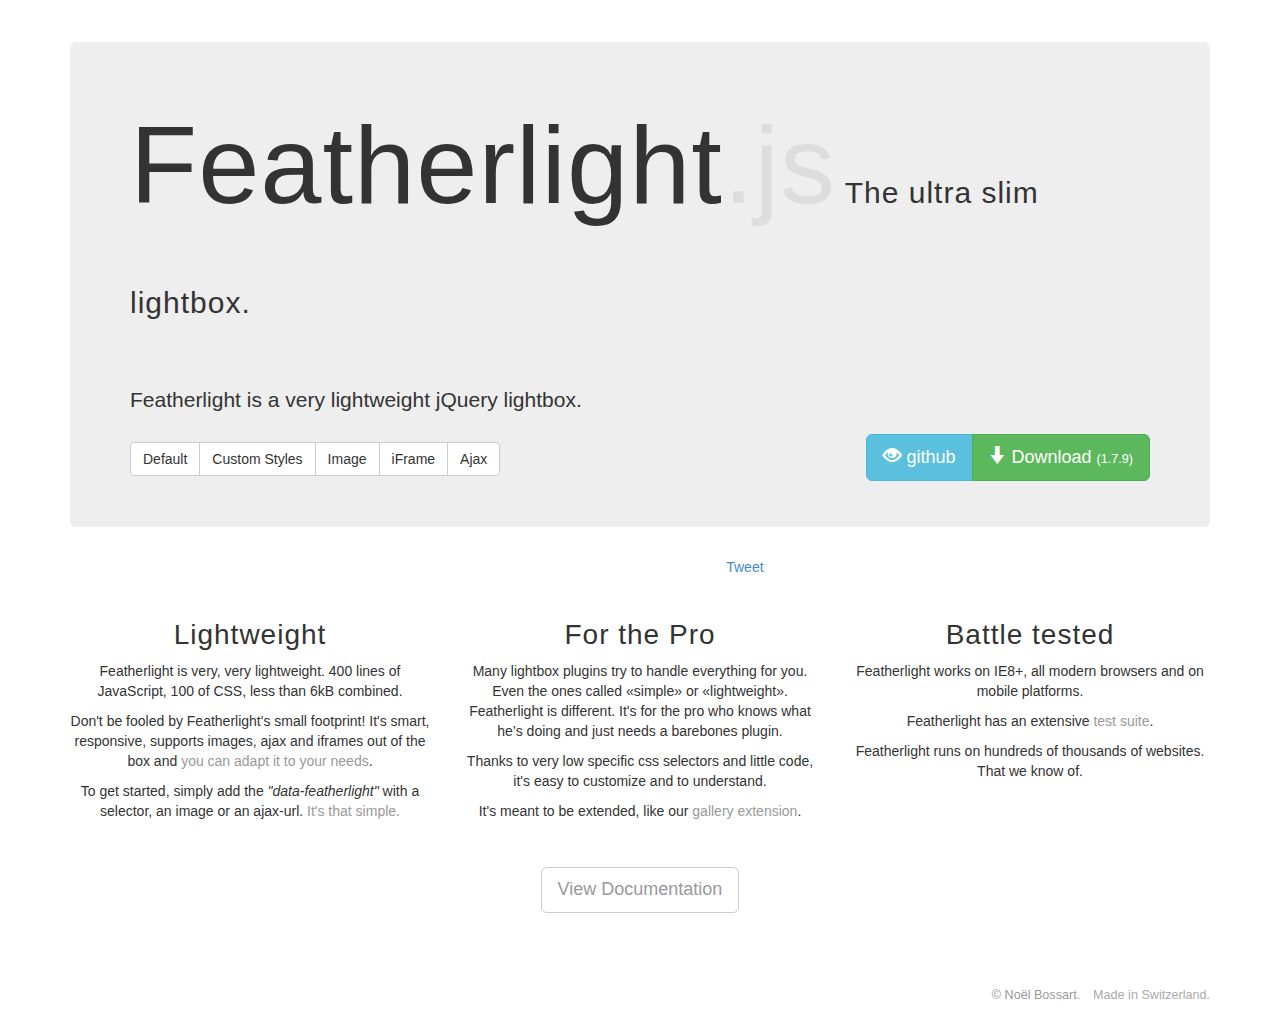
<file: featherlight-1.7.9/index.html>
<!DOCTYPE html>
<html>
	<head>
		<meta http-equiv="content-type" content="text/html; charset=UTF-8" />
		<title>Featherlight – The ultra slim jQuery lightbox.</title>
		<link href="assets/stylesheets/bootstrap.min.css" rel="stylesheet" />
		<link type="text/css" rel="stylesheet" href="release/featherlight.min.css" />
		<style type="text/css">
			@media all {
				.lightbox { display: none; }
				.fl-page h1,
				.fl-page h3,
				.fl-page h4 {
					font-family: 'HelveticaNeue-UltraLight', 'Helvetica Neue UltraLight', 'Helvetica Neue', Arial, Helvetica, sans-serif;
					font-weight: 100;
					letter-spacing: 1px;
				}
				.fl-page h1 { font-size: 110px; margin-bottom: 0.5em; }
				.fl-page h1 i { font-style: normal; color: #ddd; }
				.fl-page h1 span { font-size: 30px; color: #333;}
				.fl-page h3 { text-align: right; }
				.fl-page h3 { font-size: 15px; }
				.fl-page h4 { font-size: 2em; }
				.fl-page .jumbotron { margin-top: 2em; }
				.fl-page .doc { margin: 2em 0;}
				.fl-page .btn-download { float: right; }
				.fl-page .btn-default { vertical-align: bottom; }

				.fl-page .btn-lg span { font-size: 0.7em; }
				.fl-page .footer { margin-top: 3em; color: #aaa; font-size: 0.9em;}
				.fl-page .footer a { color: #999; text-decoration: none; margin-right: 0.75em;}
				.fl-page .github { margin: 2em 0; }
				.fl-page .github a { vertical-align: top; }
				.fl-page .marketing a { color: #999; }

				/* override default feather style... */
				.fixwidth {
					background: rgba(256,256,256, 0.8);
				}
				.fixwidth .featherlight-content {
					width: 500px;
					padding: 25px;
					color: #fff;
					background: #111;
				}
				.fixwidth .featherlight-close {
					color: #fff;
					background: #333;
				}

			}
			@media(max-width: 768px){
				.fl-page h1 span { display: block; }
				.fl-page .btn-download { float: none; margin-bottom: 1em; }
			}
		</style>
	</head>
	<body class="fl-page">
		<div class="container">
			<div class="jumbotron">
				<h1>Featherlight<i>.js</i><span> The ultra slim lightbox.</span></h1>
				<p class="lead">Featherlight is a very lightweight jQuery lightbox.</p>
				<div class="btn-group btn-download">
					<a class="btn btn-lg btn-info" href="https://github.com/noelboss/featherlight/">
						<i class="glyphicon glyphicon-eye-open"></i>
						github
					</a>
					<a class="btn btn-lg btn-success" href="https://github.com/noelboss/featherlight/archive/1.7.9.zip">
						<i class="glyphicon glyphicon-arrow-down"></i>
						Download <span>(1.7.9)</span>
					</a>
				</div>
				<div class="btn-group">
					<a class="btn btn-default" href="#" data-featherlight="#fl1">Default</a>
					<a class="btn btn-default" href="#" data-featherlight="#fl2" data-featherlight-variant="fixwidth">Custom Styles</a>
					<a class="btn btn-default" href="assets/images/droplets.jpg" data-featherlight="image">Image</a>
					<a class="btn btn-default" href="https://player.vimeo.com/video/33110953" data-featherlight="iframe" data-featherlight-iframe-allowfullscreen="true" data-featherlight-iframe-width="500" data-featherlight-iframe-height="281">iFrame</a>

					<a class="btn btn-default" href="index.html .ajaxcontent" data-featherlight="ajax">Ajax</a>
				</div>
			</div>
			<div class="row github text-center">
				<iframe class="github-btn" src="http://ghbtns.com/github-btn.html?user=noelboss&amp;repo=Featherlight&amp;type=watch&amp;count=true" allowtransparency="true" frameborder="0" scrolling="0" width="100px" height="20px"></iframe>
				<iframe class="github-btn" src="http://ghbtns.com/github-btn.html?user=noelboss&amp;repo=Featherlight&amp;type=fork&amp;count=true" allowtransparency="true" frameborder="0" scrolling="0" width="102px" height="20px"></iframe>
				<a href="https://twitter.com/share" class="twitter-share-button" data-counturl="noelboss.github.io/featherlight/" data-url="http://bit.ly/1hsLGpp" data-text="Featherlight – The ultra slim, responsive jQuery lightbox. It handles images, iFrames, inline- and ajax-content!
> " data-hashtags="#lightbox,#featherlight,#jQuery,#gallery,#responsive" data-dnt="true">Tweet</a>
				<script>!function(d,s,id){var js,fjs=d.getElementsByTagName(s)[0],p=/^http:/.test(d.location)?'http':'https';if(!d.getElementById(id)){js=d.createElement(s);js.id=id;js.src=p+'://platform.twitter.com/widgets.js';fjs.parentNode.insertBefore(js,fjs);}}(document, 'script', 'twitter-wjs');</script>
			</div>
			<div class="row marketing text-center">
				<div class="col-lg-4">
					<h4>Lightweight</h4>
					<p>
						Featherlight is very, very lightweight. 400 lines of JavaScript, 100 of CSS, less than 6kB combined.
					</p>
					<p>
						Don't be fooled by Featherlight's small footprint! It's smart, responsive, supports images, ajax and iframes out of the box and <a href="https://github.com/noelboss/featherlight/#configuration">you can adapt it to your needs</a>.
					</p>
					<p>
						To get started, simply add the <em>"data-featherlight"</em> with a selector, an image or an ajax-url. <a href="https://github.com/noelboss/featherlight/#usage">It's that simple.</a>
					</p>
				</div>

				<div class="col-lg-4">
					<h4>For the Pro</h4>
					<p>
						Many lightbox plugins try to handle everything for you. Even the ones called «simple» or «lightweight». Featherlight is different. It's for the pro who knows what he’s doing and just needs a barebones plugin.
					</p>
					<p>
						Thanks to very low specific css selectors and little code, it's easy to customize and to understand.
					</p>
					<p>
						It's meant to be extended, like our <a href="gallery.html">gallery extension</a>.
					</p>
				</div>
				<div class="col-lg-4">
					<h4>Battle tested</h4>
					<p>
						Featherlight works on IE8+, all modern browsers and on mobile platforms.
					</p>
					<p>
						Featherlight has an extensive <a href="https://travis-ci.org/noelboss/featherlight">test suite</a>.
					</p>
					<p>
						Featherlight runs on hundreds of thousands of websites. That we know of.
					</p>
				</div>
			</div>

			<div class="row marketing text-center">
				<div class="col-lg-3">
				</div>
				<div class="col-lg-6">
					<a class="doc btn btn-lg btn-default" href="https://github.com/noelboss/featherlight/#installation">
						View Documentation
					</a>
				</div>
				<div class="col-lg-3">
				</div>
			</div>
			<div class="footer text-right">
				<p><a href="//noelboss.com">&copy; Noël Bossart.</a> Made in Switzerland.</p>
			</div>
		</div>

		<div class="lightbox" id="fl1">
			<h2>Featherlight Default</h2>
			<p>
				This is a default featherlight lightbox.<br>
				It's flexible in height and width.<br>
				Everything that is used to display and style the box can be found in the <a href="https://github.com/noelboss/featherlight/blob/master/src/featherlight.css">featherlight.css</a> file which is pretty simple.</p>
		</div>

		<div class="lightbox" id="fl2">
			<h2>Featherlight with custom styles</h2>
			<p>It's easy to override the styling of Featherlight. All you need to do is specify an additional class in the data-featherlight-variant of the triggering element. This class will be added and you can then override everything. You can also reset all CSS: <em>$('.special').featherlight({ resetCss: true });</em>
			</p>
		</div>

		<div class="ajaxcontent lightbox">
			<h2>This Ligthbox was loaded using ajax</h2>
			<p>With <a href="https://github.com/noelboss/featherlight/#installation">little code</a>, you can build lightboxes that use custom content loaded with ajax...</p>
		</div>

		<script src="assets/javascripts/jquery-1.7.0.min.js"></script>
		<script src="release/featherlight.min.js" type="text/javascript" charset="utf-8"></script>

		<script>
			(function(i,s,o,g,r,a,m){i['GoogleAnalyticsObject']=r;i[r]=i[r]||function(){
			(i[r].q=i[r].q||[]).push(arguments)},i[r].l=1*new Date();a=s.createElement(o),
			m=s.getElementsByTagName(o)[0];a.async=1;a.src=g;m.parentNode.insertBefore(a,m)
			})(window,document,'script','//stats.g.doubleclick.net/dc.js','ga');

			ga('create', 'UA-5342062-6', 'noelboss.github.io');
			ga('send', 'pageview');
		</script>
	</body>
</html>
</file>
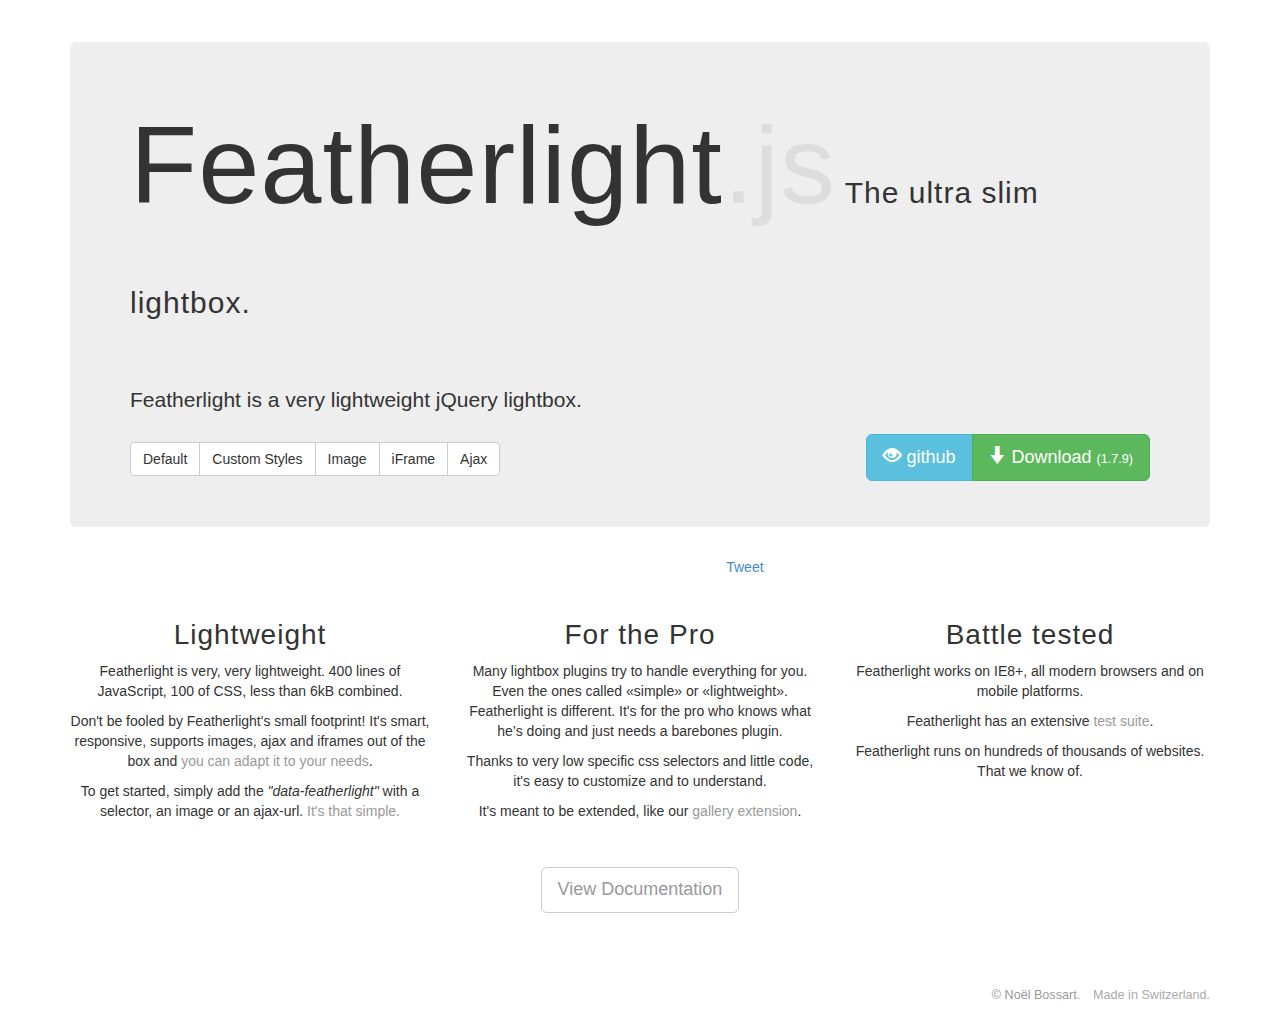
<file: featherlight-1.7.9/src/index.html>
<!DOCTYPE html>
<html>
	<head>
		<meta http-equiv="content-type" content="text/html; charset=UTF-8" />
		<title>Featherlight – The ultra slim jQuery lightbox.</title>
		<link href="../assets/stylesheets/bootstrap.min.css" rel="stylesheet" />
		<link type="text/css" rel="stylesheet" href="featherlight.css" />
		<style type="text/css">
			@media all {
				.lightbox { display: none; }
				.fl-page h1,
				.fl-page h3,
				.fl-page h4 {
					font-family: 'HelveticaNeue-UltraLight', 'Helvetica Neue UltraLight', 'Helvetica Neue', Arial, Helvetica, sans-serif;
					font-weight: 100;
					letter-spacing: 1px;
				}
				.fl-page h1 { font-size: 110px; margin-bottom: 0.5em; }
				.fl-page h1 i { font-style: normal; color: #ddd; }
				.fl-page h1 span { font-size: 30px; color: #333;}
				.fl-page h3 { text-align: right; }
				.fl-page h3 { font-size: 15px; }
				.fl-page h4 { font-size: 2em; }
				.fl-page .jumbotron { margin-top: 2em; }
				.fl-page .doc { margin: 2em 0;}
				.fl-page .btn-download { float: right; }
				.fl-page .btn-default { vertical-align: bottom; }

				.fl-page .btn-lg span { font-size: 0.7em; }
				.fl-page .footer { margin-top: 3em; color: #aaa; font-size: 0.9em;}
				.fl-page .footer a { color: #999; text-decoration: none; margin-right: 0.75em;}
				.fl-page .github { margin: 2em 0; }
				.fl-page .github a { vertical-align: top; }
				.fl-page .marketing a { color: #999; }

				/* override default feather style... */
				.fixwidth {
					background: rgba(256,256,256, 0.8);
				}
				.fixwidth .featherlight-content {
					width: 500px;
					padding: 25px;
					color: #fff;
					background: #111;
				}
				.fixwidth .featherlight-close {
					color: #fff;
					background: #333;
				}

			}
			@media(max-width: 768px){
				.fl-page h1 span { display: block; }
				.fl-page .btn-download { float: none; margin-bottom: 1em; }
			}
		</style>
	</head>
	<body class="fl-page">
		<div class="container">
			<div class="jumbotron">
				<h1>Featherlight<i>.js</i><span> The ultra slim lightbox.</span></h1>
				<p class="lead">Featherlight is a very lightweight jQuery lightbox.</p>
				<div class="btn-group btn-download">
					<a class="btn btn-lg btn-info" href="https://github.com/noelboss/featherlight/">
						<i class="glyphicon glyphicon-eye-open"></i>
						github
					</a>
					<a class="btn btn-lg btn-success" href="https://github.com/noelboss/featherlight/archive/master.zip">
						<i class="glyphicon glyphicon-arrow-down"></i>
						Download <span>(1.7.9)</span>
					</a>
				</div>
				<div class="btn-group">
					<a class="btn btn-default" href="#" data-featherlight="#fl1">Default</a>
					<a class="btn btn-default" href="#" data-featherlight="#fl2" data-featherlight-variant="fixwidth">Custom Styles</a>
					<a class="btn btn-default" href="../assets/images/droplets.jpg" data-featherlight="image">Image</a>
					<a class="btn btn-default" href="https://player.vimeo.com/video/33110953" data-featherlight="iframe" data-featherlight-iframe-allowfullscreen="true" data-featherlight-iframe-width="500" data-featherlight-iframe-height="281">iFrame</a>

					<a class="btn btn-default" href="index.html .ajaxcontent" data-featherlight="ajax">Ajax</a>
				</div>
			</div>
			<div class="row github text-center">
				<iframe class="github-btn" src="http://ghbtns.com/github-btn.html?user=noelboss&amp;repo=Featherlight&amp;type=watch&amp;count=true" allowtransparency="true" frameborder="0" scrolling="0" width="100px" height="20px"></iframe>
				<iframe class="github-btn" src="http://ghbtns.com/github-btn.html?user=noelboss&amp;repo=Featherlight&amp;type=fork&amp;count=true" allowtransparency="true" frameborder="0" scrolling="0" width="102px" height="20px"></iframe>
				<a href="https://twitter.com/share" class="twitter-share-button" data-counturl="noelboss.github.io/featherlight/" data-url="http://bit.ly/1hsLGpp" data-text="Featherlight – The ultra slim, responsive jQuery lightbox. It handles images, iFrames, inline- and ajax-content!
> " data-hashtags="#lightbox,#featherlight,#jQuery,#gallery,#responsive" data-dnt="true">Tweet</a>
				<script>!function(d,s,id){var js,fjs=d.getElementsByTagName(s)[0],p=/^http:/.test(d.location)?'http':'https';if(!d.getElementById(id)){js=d.createElement(s);js.id=id;js.src=p+'://platform.twitter.com/widgets.js';fjs.parentNode.insertBefore(js,fjs);}}(document, 'script', 'twitter-wjs');</script>
			</div>
			<div class="row marketing text-center">
				<div class="col-lg-4">
					<h4>Lightweight</h4>
					<p>
						Featherlight is very, very lightweight. 400 lines of JavaScript, 100 of CSS, less than 6kB combined.
					</p>
					<p>
						Don't be fooled by Featherlight's small footprint! It's smart, responsive, supports images, ajax and iframes out of the box and <a href="https://github.com/noelboss/featherlight/#configuration">you can adapt it to your needs</a>.
					</p>
					<p>
						To get started, simply add the <em>"data-featherlight"</em> with a selector, an image or an ajax-url. <a href="https://github.com/noelboss/featherlight/#usage">It's that simple.</a>
					</p>
				</div>

				<div class="col-lg-4">
					<h4>For the Pro</h4>
					<p>
						Many lightbox plugins try to handle everything for you. Even the ones called «simple» or «lightweight». Featherlight is different. It's for the pro who knows what he’s doing and just needs a barebones plugin.
					</p>
					<p>
						Thanks to very low specific css selectors and little code, it's easy to customize and to understand.
					</p>
					<p>
						It's meant to be extended, like our <a href="gallery.html">gallery extension</a>.
					</p>
				</div>
				<div class="col-lg-4">
					<h4>Battle tested</h4>
					<p>
						Featherlight works on IE8+, all modern browsers and on mobile platforms.
					</p>
					<p>
						Featherlight has an extensive <a href="https://travis-ci.org/noelboss/featherlight">test suite</a>.
					</p>
					<p>
						Featherlight runs on hundreds of thousands of websites. That we know of.
					</p>
				</div>
			</div>

			<div class="row marketing text-center">
				<div class="col-lg-3">
				</div>
				<div class="col-lg-6">
					<a class="doc btn btn-lg btn-default" href="https://github.com/noelboss/featherlight/#installation">
						View Documentation
					</a>
				</div>
				<div class="col-lg-3">
				</div>
			</div>
			<div class="footer text-right">
				<p><a href="//noelboss.com">&copy; Noël Bossart.</a> Made in Switzerland.</p>
			</div>
		</div>

		<div class="lightbox" id="fl1">
			<h2>Featherlight Default</h2>
			<p>
				This is a default featherlight lightbox.<br>
				It's flexible in height and width.<br>
				Everything that is used to display and style the box can be found in the <a href="https://github.com/noelboss/featherlight/blob/master/src/featherlight.css">featherlight.css</a> file which is pretty simple.</p>
		</div>

		<div class="lightbox" id="fl2">
			<h2>Featherlight with custom styles</h2>
			<p>It's easy to override the styling of Featherlight. All you need to do is specify an additional class in the data-featherlight-variant of the triggering element. This class will be added and you can then override everything. You can also reset all CSS: <em>$('.special').featherlight({ resetCss: true });</em>
			</p>
		</div>

		<div class="ajaxcontent lightbox">
			<h2>This Ligthbox was loaded using ajax</h2>
			<p>With <a href="https://github.com/noelboss/featherlight/#installation">little code</a>, you can build lightboxes that use custom content loaded with ajax...</p>
		</div>

		<script src="../assets/javascripts/jquery-1.7.0.min.js"></script>
		<script src="featherlight.js" type="text/javascript" charset="utf-8"></script>

		<script>
			(function(i,s,o,g,r,a,m){i['GoogleAnalyticsObject']=r;i[r]=i[r]||function(){
			(i[r].q=i[r].q||[]).push(arguments)},i[r].l=1*new Date();a=s.createElement(o),
			m=s.getElementsByTagName(o)[0];a.async=1;a.src=g;m.parentNode.insertBefore(a,m)
			})(window,document,'script','//stats.g.doubleclick.net/dc.js','ga');

			ga('create', 'UA-5342062-6', 'noelboss.github.io');
			ga('send', 'pageview');
		</script>
	</body>
</html>
</file>
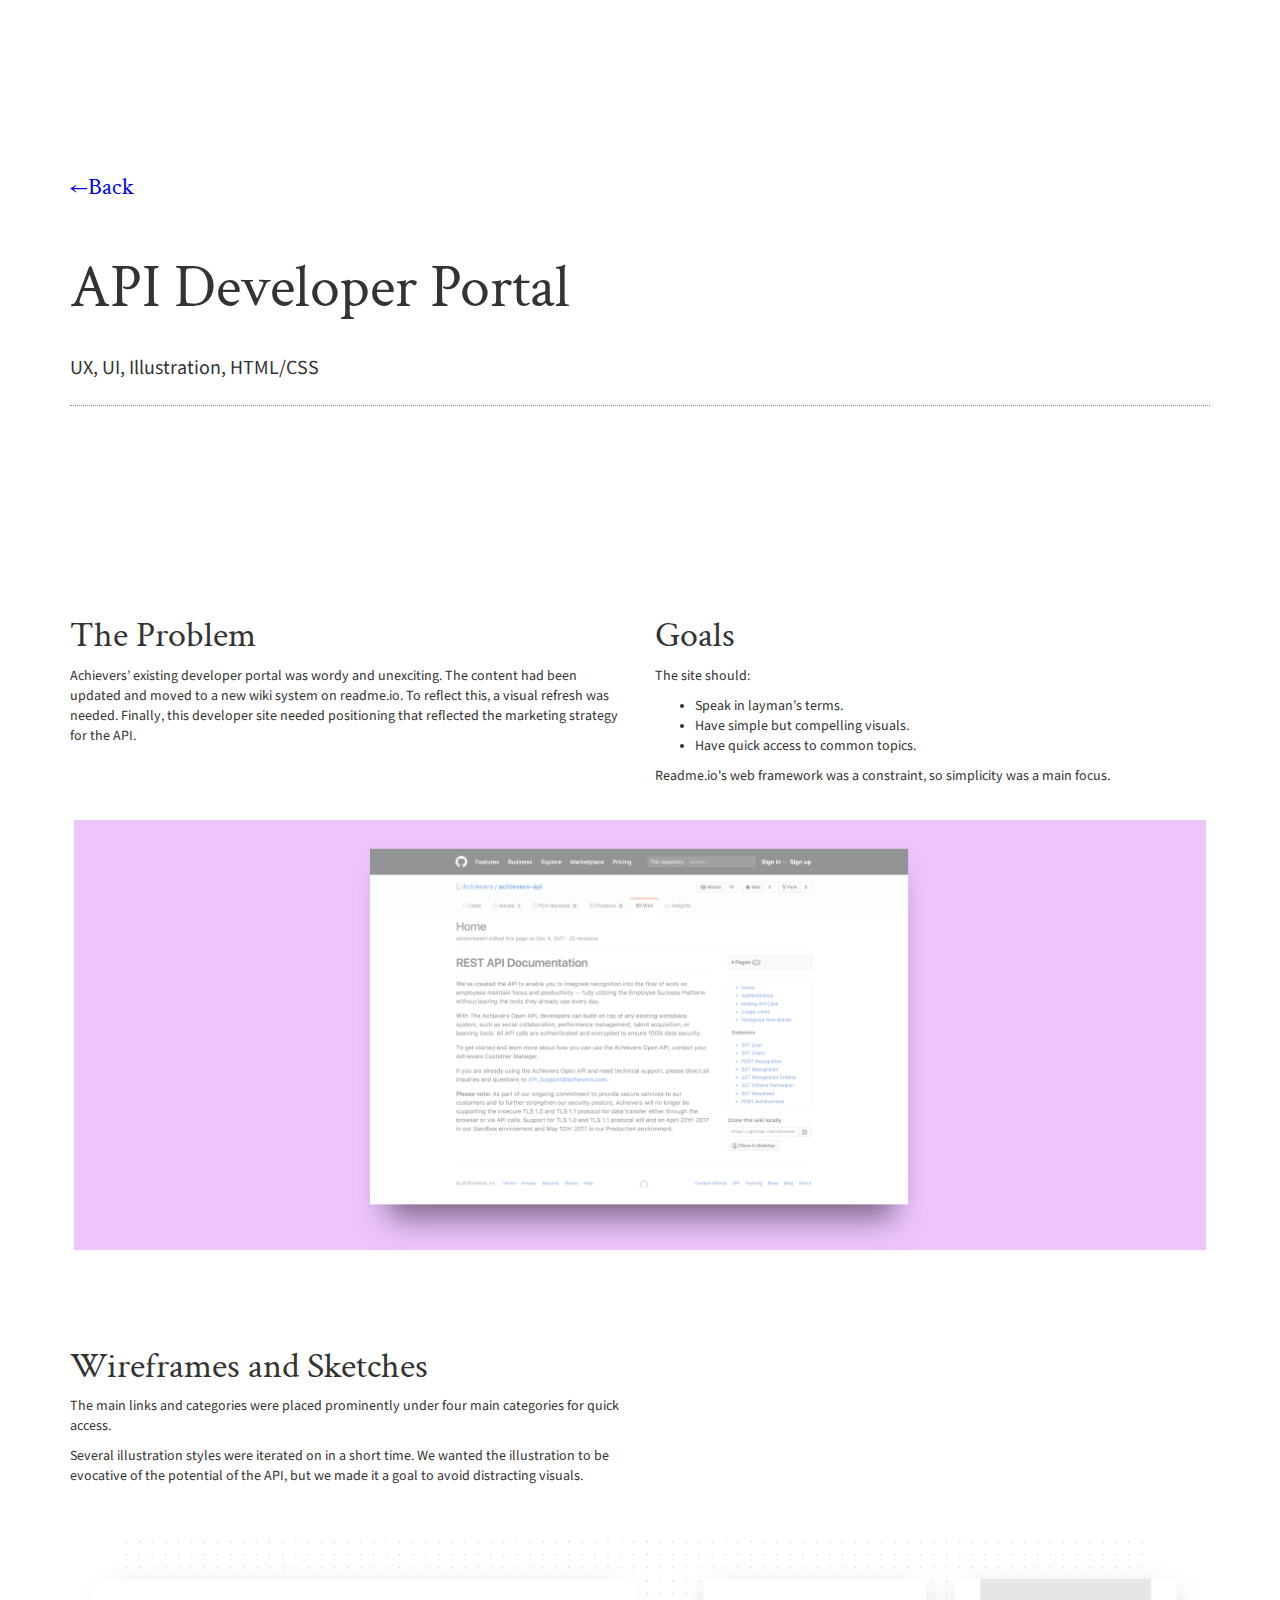
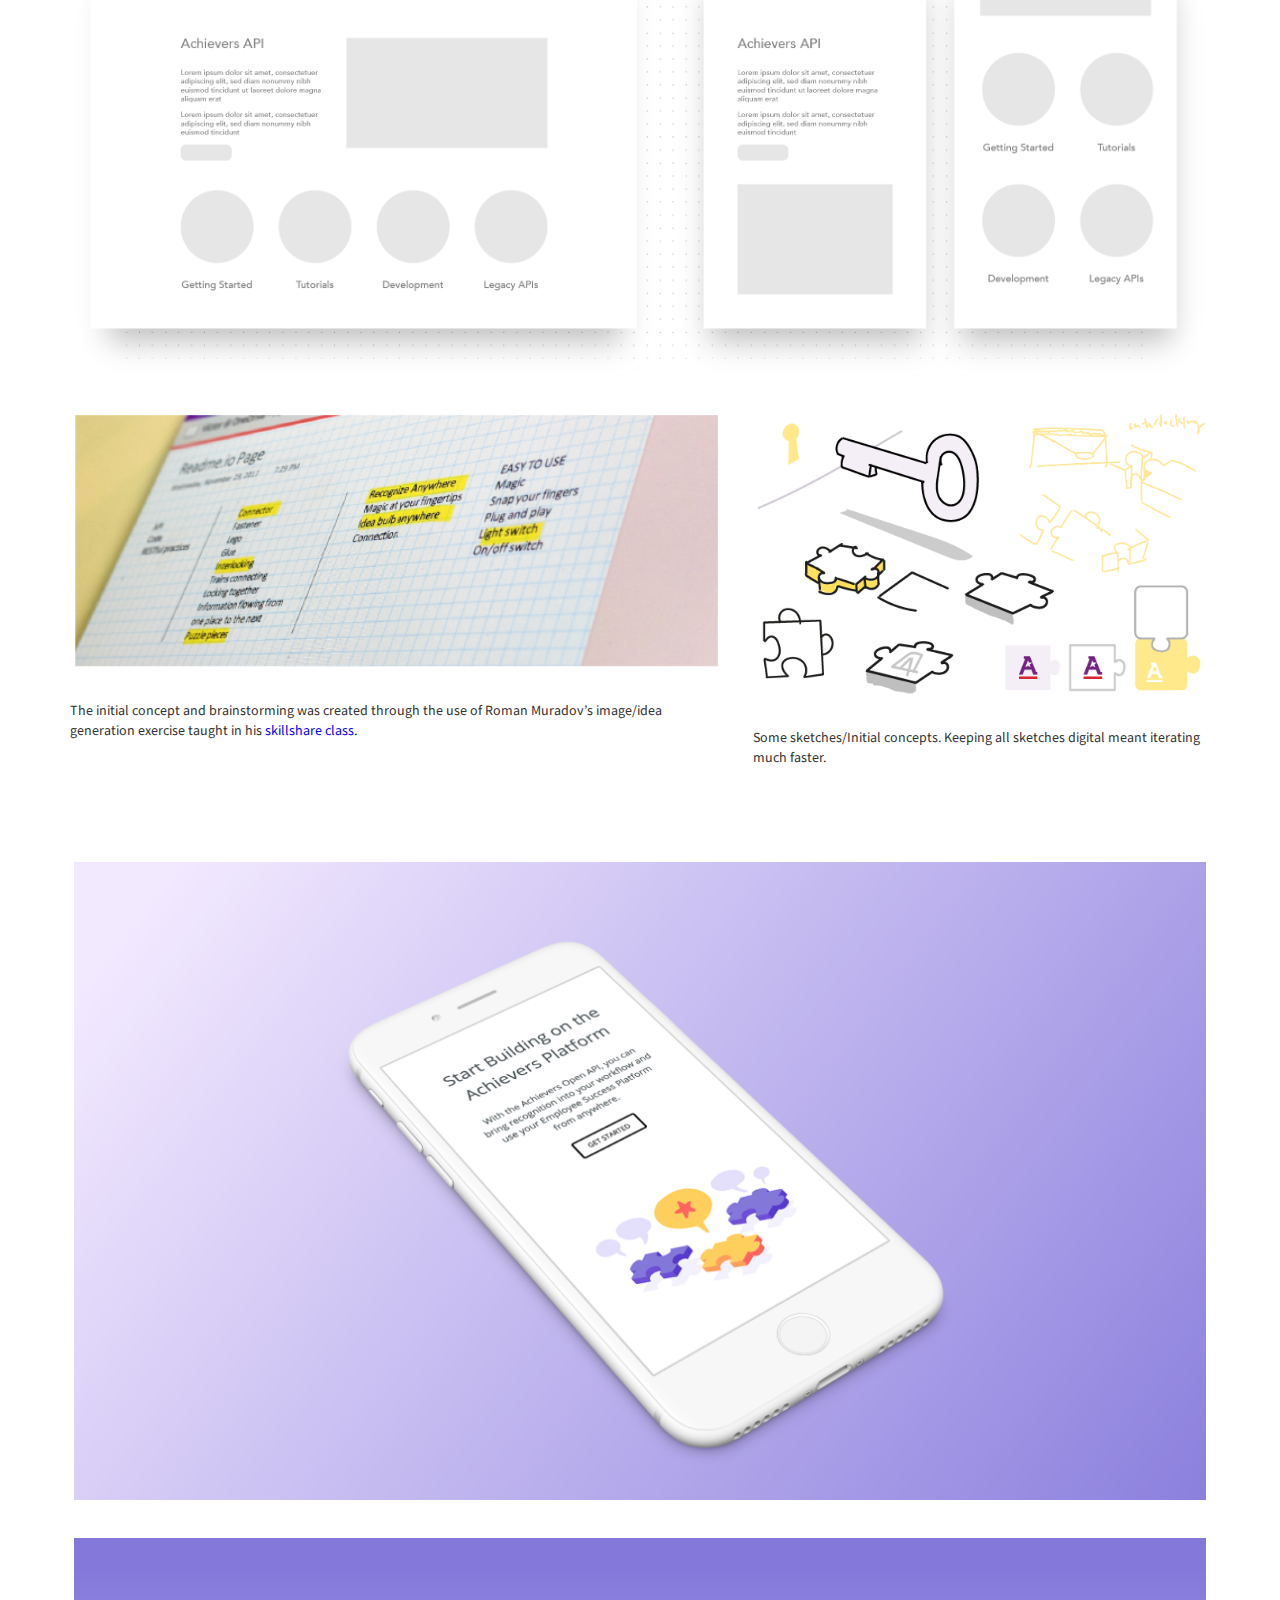
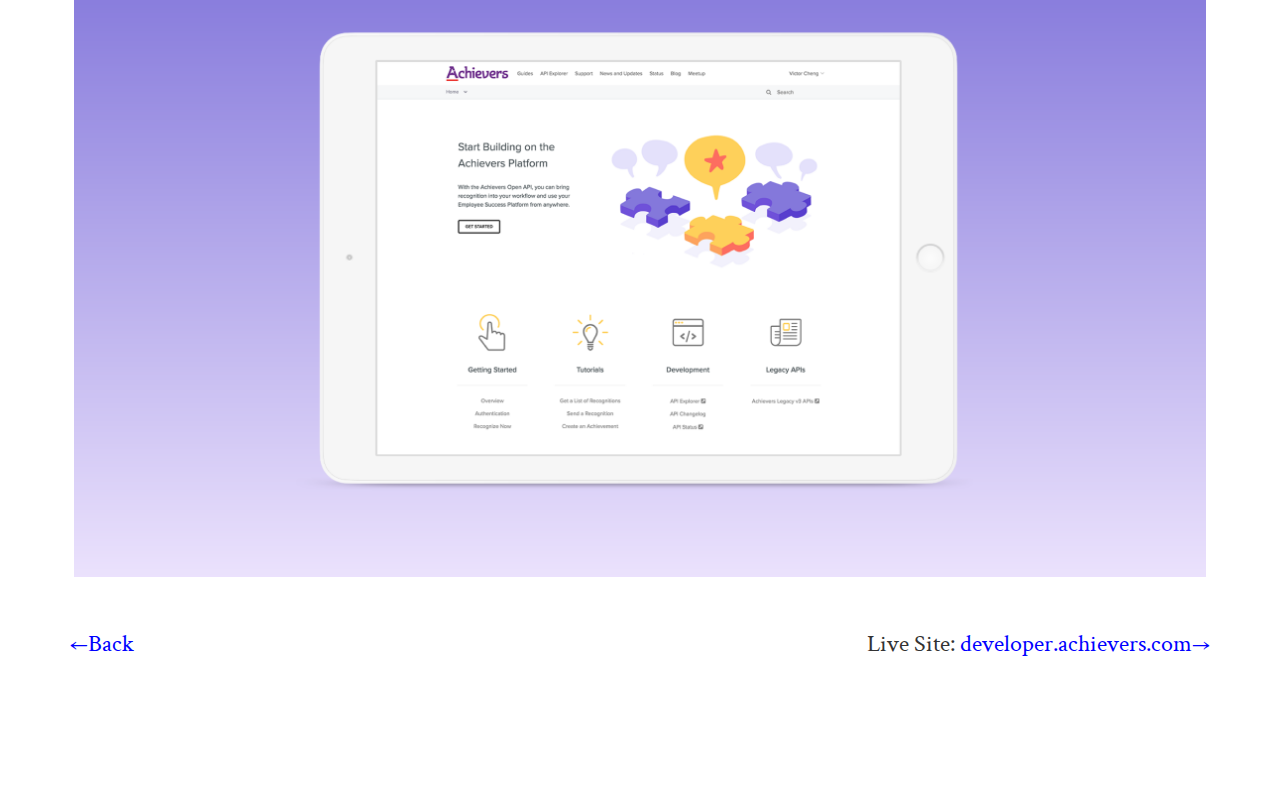
<file: api.html>
<!DOCTYPE html>
<html lang="en">
  <head>
    <meta charset="utf-8">
    <meta http-equiv="X-UA-Compatible" content="IE=edge">
    <meta name="viewport" content="width=device-width, initial-scale=1">
    <!-- The above 3 meta tags *must* come first in the head; any other head content must come *after* these tags -->
    <meta name="description" content="">
    <meta name="author" content="">
 <!--    <link rel="icon" href="bootstrap-3.3.7/dist/favicon.ico"> -->

    <title>VCHENG</title>

    <!-- Bootstrap core CSS -->
    <link href="bootstrap-3.3.7/dist/css/bootstrap.min.css" rel="stylesheet">

    <!-- IE10 viewport hack for Surface/desktop Windows 8 bug -->
    <!--     <link href="bootstrap-3.3.7/dist/css/ie10-viewport-bug-workaround.css" rel="stylesheet"> -->

    <!-- Custom styles for this template -->
    <link href="style.css" rel="stylesheet">

    <!-- Just for debugging purposes. Don't actually copy these 2 lines! -->
    <!--[if lt IE 9]><script src="../../assets/js/ie8-responsive-file-warning.js"></script><![endif]-->
    <!-- <script src="bootstrap-3.3.7/docs/assets/js/ie-emulation-modes-warning.js"></script> -->

    <!-- HTML5 shim and Respond.js for IE8 support of HTML5 elements and media queries -->
    <!--[if lt IE 9]>
      <script src="https://oss.maxcdn.com/html5shiv/3.7.3/html5shiv.min.js"></script>
      <script src="https://oss.maxcdn.com/respond/1.4.2/respond.min.js"></script>
    <![endif]-->

    <!-- FEATHERLIGHT LIGHTBOX -->

    <link href="featherlight-1.7.9/src/featherlight.css" type="text/css" rel="stylesheet" />

    <!-- FAVICONS -->

    <link rel="icon" type="image/png" href="favicon-32x32.png" sizes="32x32" />
    <link rel="icon" type="image/png" href="favicon-16x16.png" sizes="16x16" />

    <!-- FONTS -->
    <link href="https://fonts.googleapis.com/css?family=Work+Sans:100,200,300,400,500,600,700,800,900" rel="stylesheet">
    <link href="https://fonts.googleapis.com/css?family=Crimson+Text" rel="stylesheet">
    <link href="https://fonts.googleapis.com/css?family=Mada:300,400,500,600,700,900" rel="stylesheet">

    <!-- ANALYTICS -->

    <script>
      (function(i,s,o,g,r,a,m){i['GoogleAnalyticsObject']=r;i[r]=i[r]||function(){
      (i[r].q=i[r].q||[]).push(arguments)},i[r].l=1*new Date();a=s.createElement(o),
      m=s.getElementsByTagName(o)[0];a.async=1;a.src=g;m.parentNode.insertBefore(a,m)
      })(window,document,'script','https://www.google-analytics.com/analytics.js','ga');

      ga('create', 'UA-30585007-2', 'auto');
      ga('send', 'pageview');

    </script>

  </head>

  <body>

    <!-- Main jumbotron for a primary marketing message or call to action -->
    <div class="jumbotron">
    <!-- <div class="pulse"><span class="glyphicon glyphicon-plus-sign pulse"></span></div> -->
      <div class="container jumbocontainer">
        <p><a href="index.html"><h3>←Back</h3></a></p><br>
        <h1 class="padded-multi-line jumboheadline">API Developer Portal</h1><br>
        <p class="padded-multi-line jumbointro">UX, UI, Illustration, HTML/CSS</p><hr>
        <br>
        
        <!-- <p><a class="btn btn-primary btn-lg" href="#" role="button">Learn more &raquo;</a></p> -->
      </div>
    </div>

<!-- NEXT COLUMNS -->

    <div class="container">
      <!-- Example row of columns -->
      <div class="row">
        <div class="col-md-6">
          <h1>The Problem</h1>
          <p>Achievers’ existing developer portal was wordy and unexciting. The content had been updated and moved to a new wiki system on readme.io. To reflect this, a visual refresh was needed. Finally, this developer site needed positioning that reflected the marketing strategy for the API.</p>
        </div>
        <div class="col-md-6">
          <h1>Goals</h1>
          <p>The site should:
          	<ul>
          		<li>Speak in layman’s terms.</li>
          		<li>Have simple but compelling visuals.</li>
          		<li>Have quick access to common topics.</li>
          	</ul>
          	Readme.io's web framework was a constraint, so simplicity was a main focus.<br><br>
          </p>
        </div>
      </div>
      <div class="row">
        <div class="col-md-12">
          <img class="thumbnail" src="Images/Portfolio/api/api-before.png"><br><br>
       </div>
      </div>
      <!-- Example row of columns -->
      <div class="row">
        <div class="col-md-6">
          <h1>Wireframes and Sketches</h1>
          <p>The main links and categories were placed prominently under four main categories for quick access.</p>
          <p>Several illustration styles were iterated on in a short time. We wanted the illustration to be evocative of the potential of the API, but we made it a goal to avoid distracting visuals.</p><br><br>
        </div>
      </div>
      <div class="row">
        <div class="col-md-12">
          <img class="thumbnail" src="Images/Portfolio/api/api-wireframes.png">
       </div>
      </div>
      <div class="row">
        <div class="col-md-7">
          <img class="thumbnail" src="Images/Portfolio/api/api-roman.png">
          <p>The initial concept and brainstorming was created through the use of Roman Muradov’s image/idea generation exercise taught in his <a href="https://www.skillshare.com/classes/Expressive-Illustration-From-Ideas-to-Execution/748999642">skillshare class.</a></p><br><br>
       	</div>
        <div class="col-md-5">
          <img class="thumbnail" src="Images/Portfolio/api/api-sketches.png">
          <p>Some sketches/Initial concepts. Keeping all sketches digital meant iterating much faster.</p><br><br><br><br>
       	</div>
       </div>
      <!-- Example row of columns -->
      <div class="row">
        <div class="col-md-12">
          <img class="thumbnail" src="Images/Portfolio/api/api-final-mobile.png">
        </div>
      </div>
      <div class="row">
        <div class="col-md-12">
          <img class="thumbnail" src="Images/Portfolio/api/api-final-ipad.png">
        </div>
      </div>
      <div class='row'>
        <div class="col-sm-6">
        <p><a href="index.html"><h3>←Back</h3></a></p>
        </div>
      	<div style="text-align:right;" class="col-sm-6">
      	<p><h3>Live Site: <a href="http://developer.achievers.com">developer.achievers.com→</h3></a></p>
      	</div>
      </div>
    </div> <!-- /container -->

    <!-- Bootstrap core JavaScript
    ================================================== -->
    <!-- Placed at the end of the document so the pages load faster -->
    <script src="https://code.jquery.com/jquery-3.2.1.js"></script>
    <script>window.jQuery || document.write('<script src="../../assets/js/vendor/jquery.min.js"><\/script>')</script>
    <script src="bootstrap-3.3.7/dist/js/bootstrap.min.js"></script>
    <!-- IE10 viewport hack for Surface/desktop Windows 8 bug -->
    <!-- <script src="../../assets/js/ie10-viewport-bug-workaround.js"></script> -->

    <!-- FEATHERLIGHT JQUERY -->

    <script src="featherlight-1.7.9/release/featherlight.min.js" type="text/javascript" charset="utf-8"></script>

  </body>
</html>
</file>
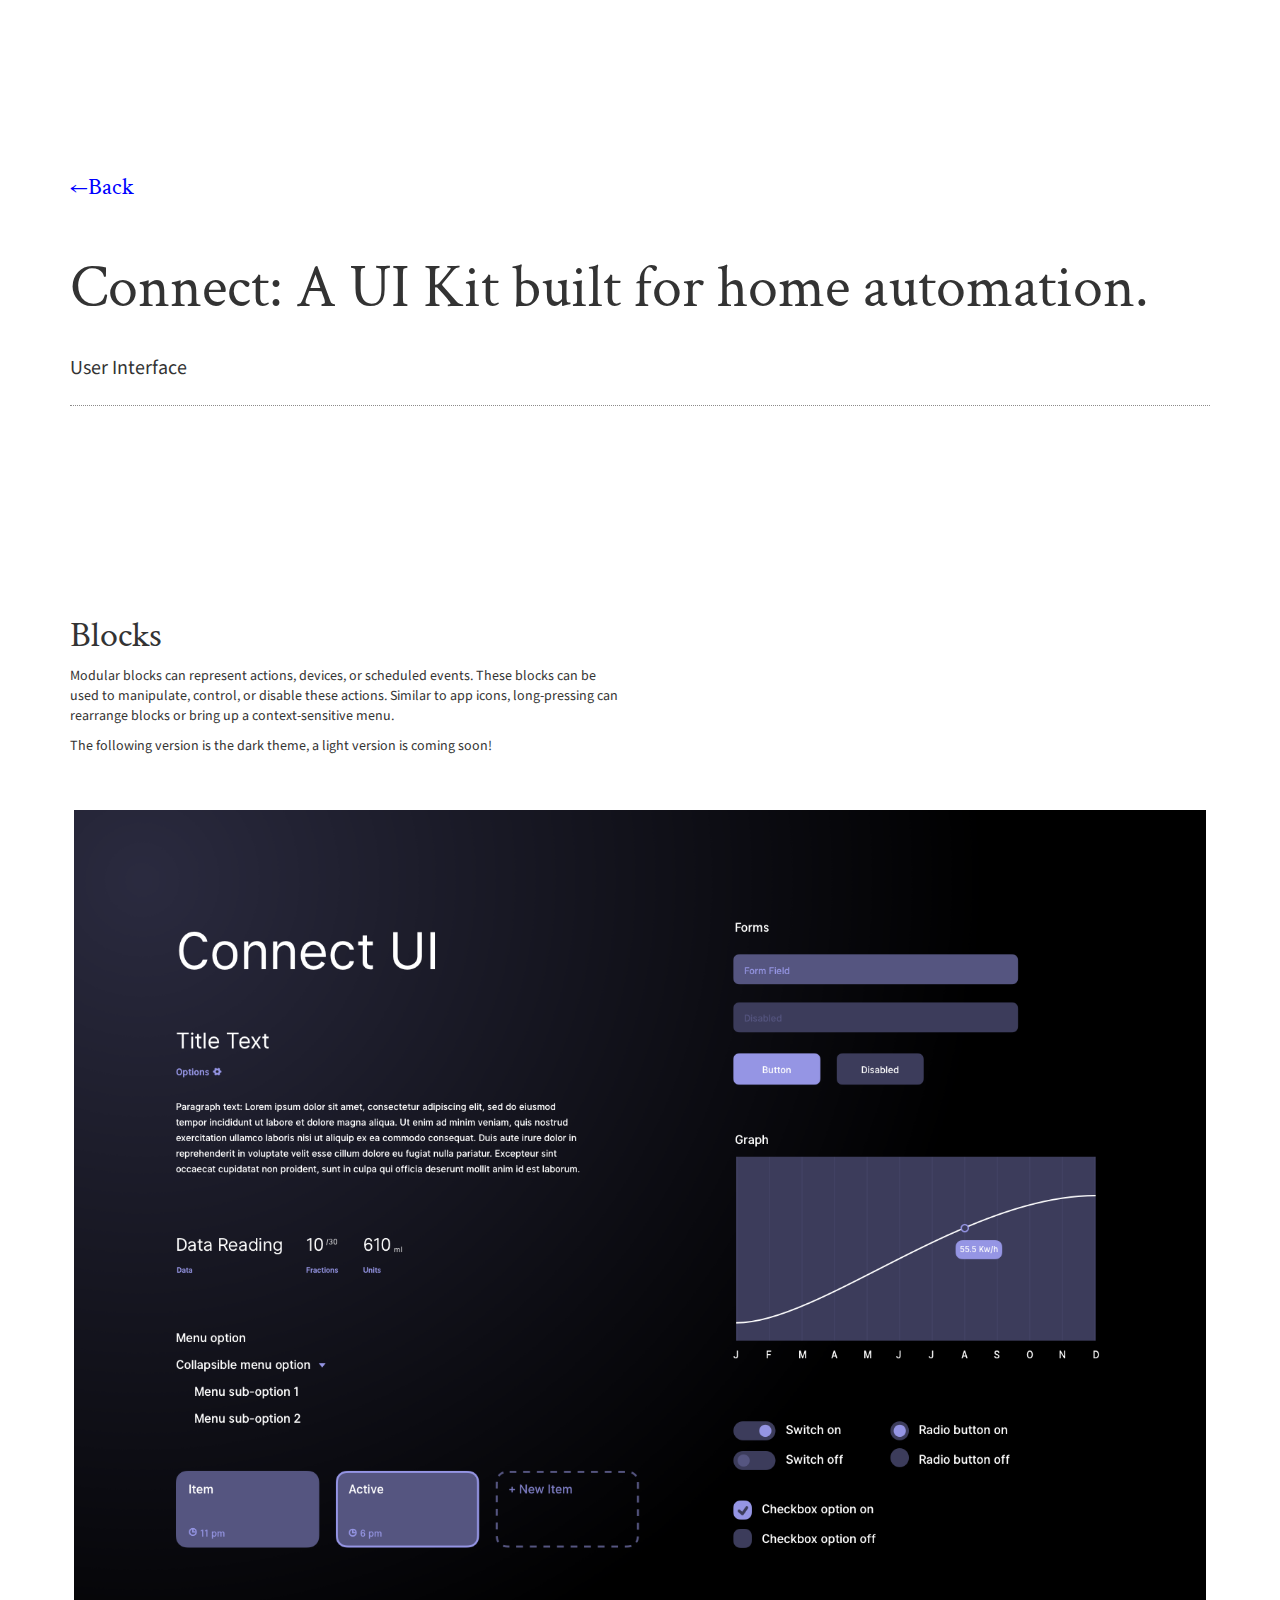
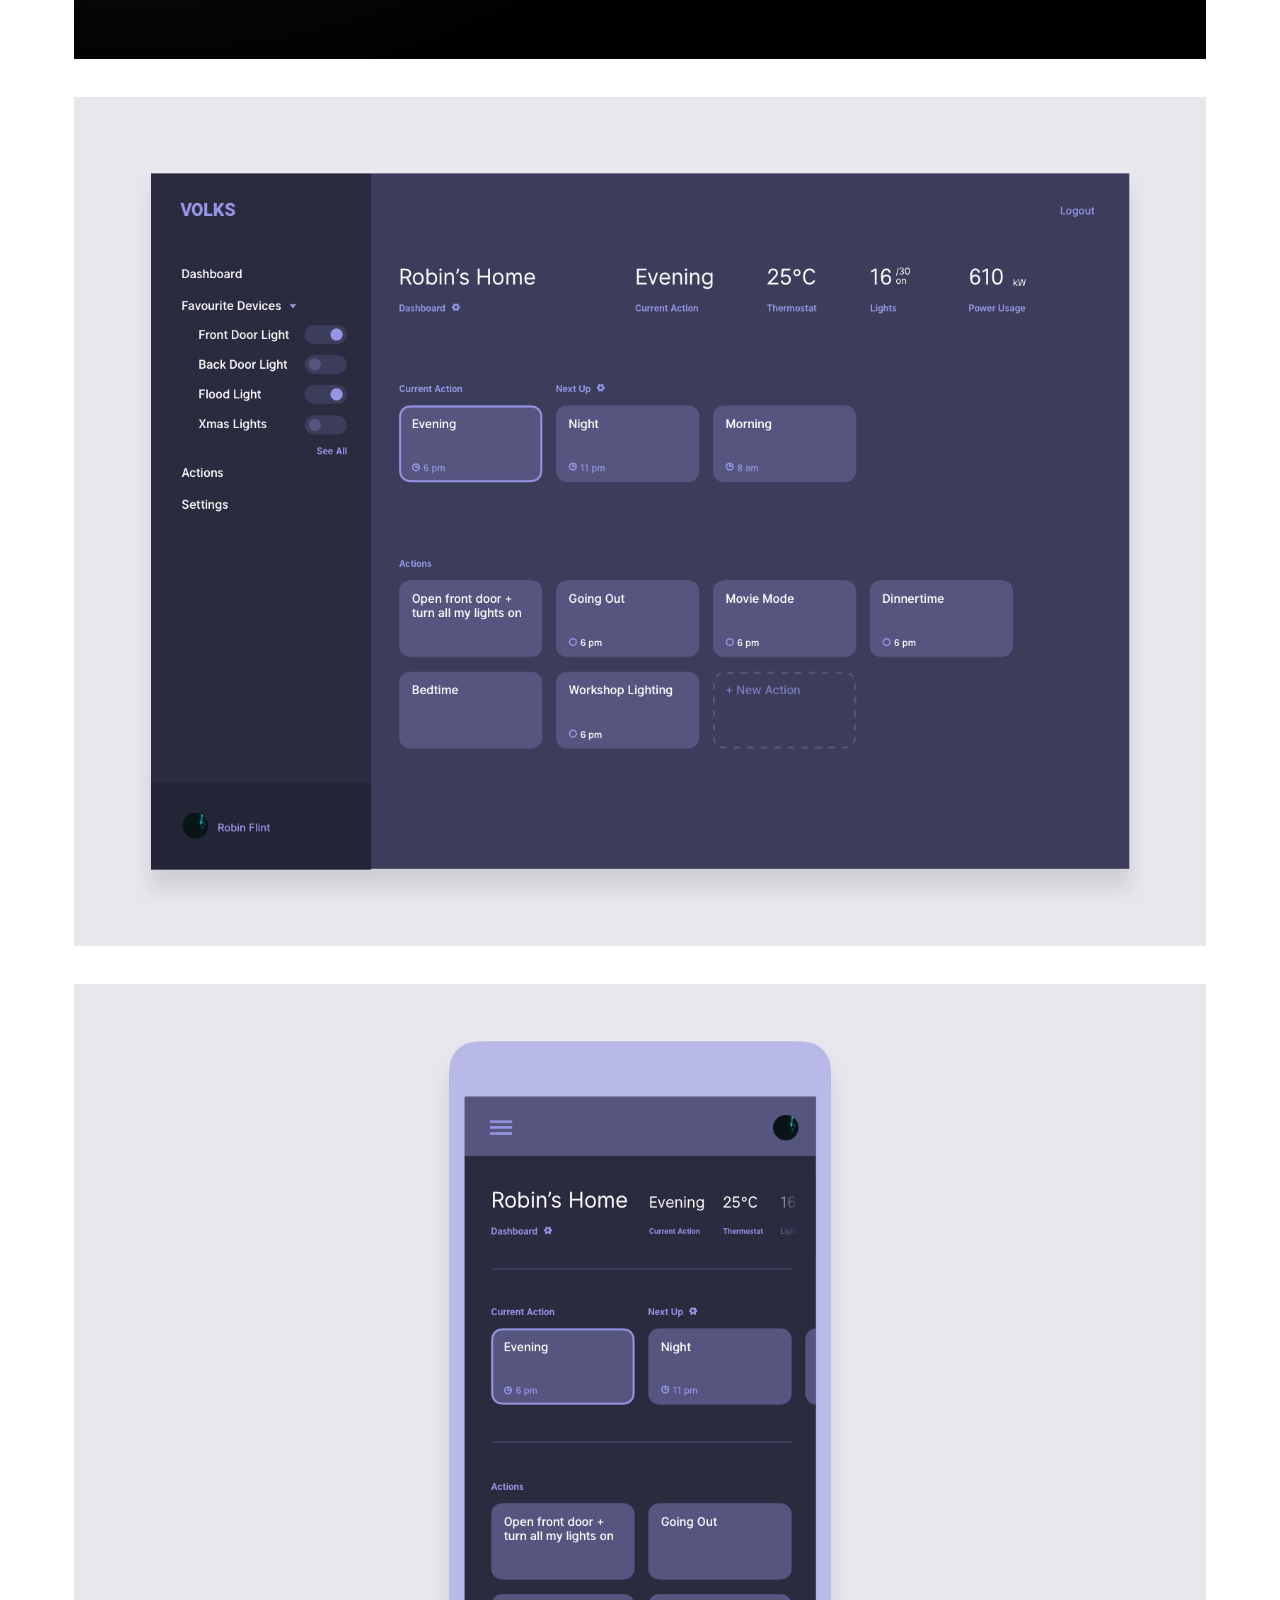
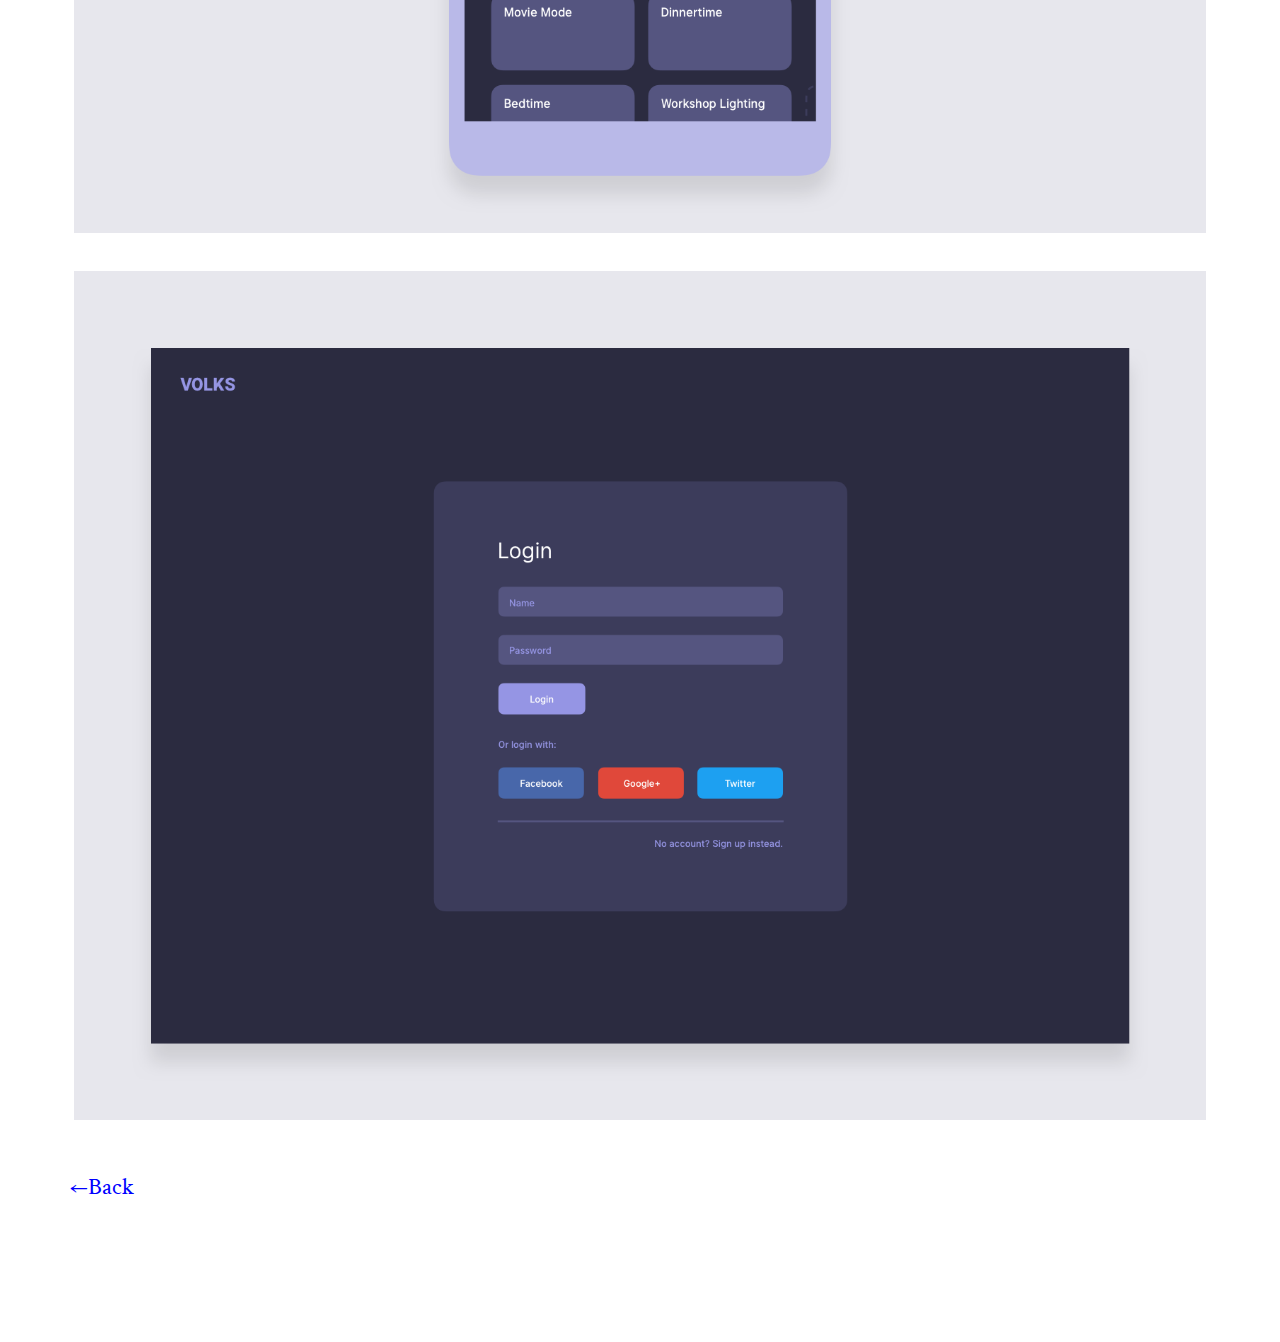
<file: connect.html>
<!DOCTYPE html>
<html lang="en">
  <head>
    <meta charset="utf-8">
    <meta http-equiv="X-UA-Compatible" content="IE=edge">
    <meta name="viewport" content="width=device-width, initial-scale=1">
    <!-- The above 3 meta tags *must* come first in the head; any other head content must come *after* these tags -->
    <meta name="description" content="">
    <meta name="author" content="">
 <!--    <link rel="icon" href="bootstrap-3.3.7/dist/favicon.ico"> -->

    <title>VCHENG</title>

    <!-- Bootstrap core CSS -->
    <link href="bootstrap-3.3.7/dist/css/bootstrap.min.css" rel="stylesheet">

    <!-- IE10 viewport hack for Surface/desktop Windows 8 bug -->
    <!--     <link href="bootstrap-3.3.7/dist/css/ie10-viewport-bug-workaround.css" rel="stylesheet"> -->

    <!-- Custom styles for this template -->
    <link href="style.css" rel="stylesheet">

    <!-- Just for debugging purposes. Don't actually copy these 2 lines! -->
    <!--[if lt IE 9]><script src="../../assets/js/ie8-responsive-file-warning.js"></script><![endif]-->
    <!-- <script src="bootstrap-3.3.7/docs/assets/js/ie-emulation-modes-warning.js"></script> -->

    <!-- HTML5 shim and Respond.js for IE8 support of HTML5 elements and media queries -->
    <!--[if lt IE 9]>
      <script src="https://oss.maxcdn.com/html5shiv/3.7.3/html5shiv.min.js"></script>
      <script src="https://oss.maxcdn.com/respond/1.4.2/respond.min.js"></script>
    <![endif]-->

    <!-- FEATHERLIGHT LIGHTBOX -->

    <link href="featherlight-1.7.9/src/featherlight.css" type="text/css" rel="stylesheet" />

    <!-- FAVICONS -->

    <link rel="icon" type="image/png" href="favicon-32x32.png" sizes="32x32" />
    <link rel="icon" type="image/png" href="favicon-16x16.png" sizes="16x16" />

    <!-- FONTS -->
    <link href="https://fonts.googleapis.com/css?family=Work+Sans:100,200,300,400,500,600,700,800,900" rel="stylesheet">
    <link href="https://fonts.googleapis.com/css?family=Crimson+Text" rel="stylesheet">
    <link href="https://fonts.googleapis.com/css?family=Mada:300,400,500,600,700,900" rel="stylesheet">

    <!-- ANALYTICS -->

    <script>
      (function(i,s,o,g,r,a,m){i['GoogleAnalyticsObject']=r;i[r]=i[r]||function(){
      (i[r].q=i[r].q||[]).push(arguments)},i[r].l=1*new Date();a=s.createElement(o),
      m=s.getElementsByTagName(o)[0];a.async=1;a.src=g;m.parentNode.insertBefore(a,m)
      })(window,document,'script','https://www.google-analytics.com/analytics.js','ga');

      ga('create', 'UA-30585007-2', 'auto');
      ga('send', 'pageview');

    </script>

    <!-- FULLSTORY -->

    <script>
    window['_fs_debug'] = false;
    window['_fs_host'] = 'fullstory.com';
    window['_fs_org'] = 'AKXY0';
    window['_fs_namespace'] = 'FS';
    (function(m,n,e,t,l,o,g,y){
        if (e in m) {if(m.console && m.console.log) { m.console.log('FullStory namespace conflict. Please set window["_fs_namespace"].');} return;}
        g=m[e]=function(a,b){g.q?g.q.push([a,b]):g._api(a,b);};g.q=[];
        o=n.createElement(t);o.async=1;o.src='https://'+_fs_host+'/s/fs.js';
        y=n.getElementsByTagName(t)[0];y.parentNode.insertBefore(o,y);
        g.identify=function(i,v){g(l,{uid:i});if(v)g(l,v)};g.setUserVars=function(v){g(l,v)};
        y="rec";g.shutdown=function(i,v){g(y,!1)};g.restart=function(i,v){g(y,!0)};
        g.identifyAccount=function(i,v){o='account';v=v||{};v.acctId=i;g(o,v)};
        g.clearUserCookie=function(){};
    })(window,document,window['_fs_namespace'],'script','user');
    </script>

  </head>

  <body>

    <!-- Main jumbotron for a primary marketing message or call to action -->
    <div class="jumbotron">
    <!-- <div class="pulse"><span class="glyphicon glyphicon-plus-sign pulse"></span></div> -->
      <div class="container jumbocontainer">
        <p><a href="index.html"><h3>←Back</h3></a></p><br>
        <h1 class="padded-multi-line jumboheadline">Connect: A UI Kit built for home automation.</h1><br>
        <p class="padded-multi-line jumbointro">User Interface</p><hr>
        <br>
        
        <!-- <p><a class="btn btn-primary btn-lg" href="#" role="button">Learn more &raquo;</a></p> -->
      </div>
    </div>

<!-- NEXT COLUMNS -->

    <div class="container">
      <!-- Example row of columns -->
      <div class="row">
        <div class="col-md-6">
          <H1>Blocks</H1>
          <p>Modular blocks can represent actions, devices, or scheduled events. These blocks can be used to manipulate, control, or disable these actions. Similar to app icons, long-pressing can rearrange blocks or bring up a context-sensitive menu.</p>
          <p>The following version is the dark theme, a light version is coming soon!</p>
        </div>
      </div>
      <div class="row"><br><br></div>
      <div class="row">
        <div class="col-md-12">
          <a href="#" data-featherlight="Images/Portfolio/connect/Connect2x-1.png"><img class="thumbnail" src="Images/Portfolio/connect/Connect2x-1.png"></a>
       </div>
      </div>
      
      <div class="row">
        <div class="col-md-12">
          <a href="#" data-featherlight="Images/Portfolio/connect/Connect2x-2.png"><img class="thumbnail" src="Images/Portfolio/connect/Connect2x-2.png"></a>
       </div>
      </div>

      <div class="row">
        <div class="col-md-12">
          <a href="#" data-featherlight="Images/Portfolio/connect/Connect2x-3.png"><img class="thumbnail" src="Images/Portfolio/connect/Connect2x-3.png"></a>
       </div>
      </div>

      <div class="row">
        <div class="col-md-12">
          <a href="#" data-featherlight="Images/Portfolio/connect/Connect2x-4.png"><img class="thumbnail" src="Images/Portfolio/connect/Connect2x-4.png"></a>
       </div>
      </div>

      <div class='row'>
        <div class="col-sm-6">
        <p><a href="index.html"><h3>←Back</h3></a></p>
        </div>
      </div>

    </div> <!-- /container -->
    <!-- Bootstrap core JavaScript
    ================================================== -->
    <!-- Placed at the end of the document so the pages load faster -->
    <script src="https://code.jquery.com/jquery-3.2.1.js"></script>
    <script>window.jQuery || document.write('<script src="../../assets/js/vendor/jquery.min.js"><\/script>')</script>
    <script src="bootstrap-3.3.7/dist/js/bootstrap.min.js"></script>
    <!-- IE10 viewport hack for Surface/desktop Windows 8 bug -->
    <!-- <script src="../../assets/js/ie10-viewport-bug-workaround.js"></script> -->

    <!-- FEATHERLIGHT JQUERY -->

    <script src="featherlight-1.7.9/release/featherlight.min.js" type="text/javascript" charset="utf-8"></script>

  </body>
</html>
</file>
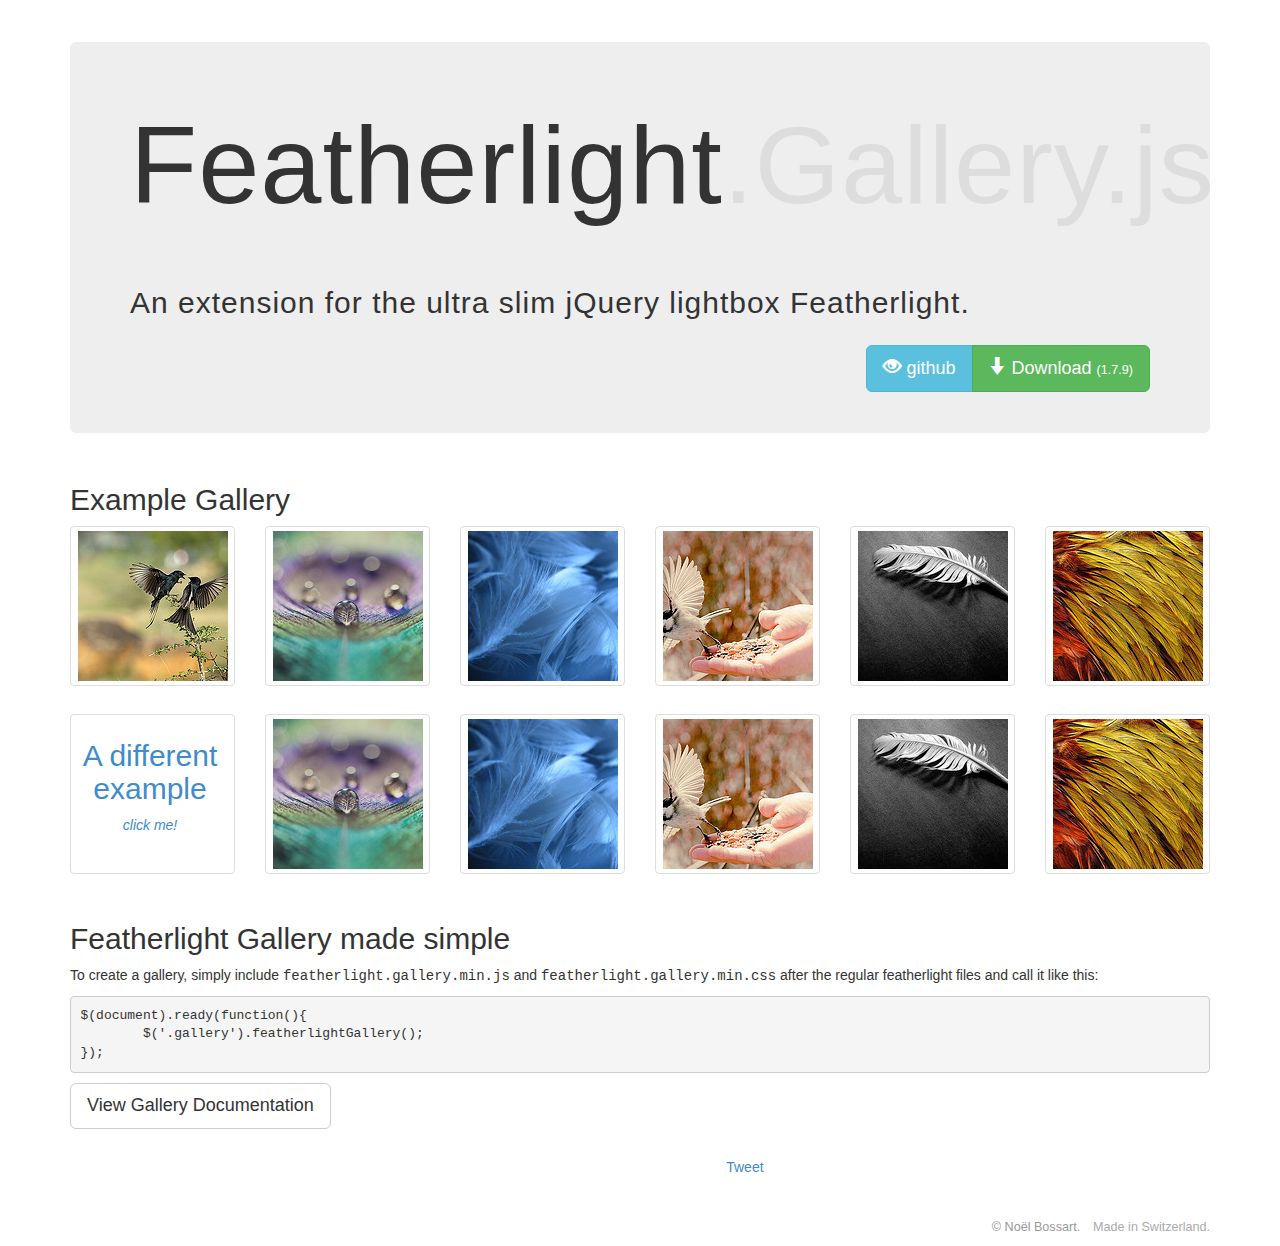
<file: featherlight-1.7.9/gallery.html>
<!DOCTYPE html>
<html>
	<head>
		<meta http-equiv="content-type" content="text/html; charset=UTF-8" />
		<title>Featherlight – The ultra slim jQuery lightbox.</title>
		<link href="assets/stylesheets/bootstrap.min.css" rel="stylesheet" />
		<link type="text/css" rel="stylesheet" href="release/featherlight.min.css" />
		<link type="text/css" rel="stylesheet" href="release/featherlight.gallery.min.css" />
		<style type="text/css">
			@media all {
				.lightbox { display: none; }
				.fl-page h1,
				.fl-page h3,
				.fl-page h4 {
					font-family: 'HelveticaNeue-UltraLight', 'Helvetica Neue UltraLight', 'Helvetica Neue', Arial, Helvetica, sans-serif;
					font-weight: 100;
					letter-spacing: 1px;
				}
				.fl-page h1 { font-size: 110px; margin-bottom: 0.5em; }
				.fl-page h1 i { font-style: normal; color: #ddd; }
				.fl-page h1 span { font-size: 30px; color: #333;}
				.fl-page h3 { text-align: right; }
				.fl-page h3 { font-size: 15px; }
				.fl-page h4 { font-size: 2em; }
				.fl-page .jumbotron { margin-top: 2em; }
				.fl-page .btn-download { float: right; margin-top: -40px; }
				.fl-page .btn-default { vertical-align: bottom; }

				.fl-page .row { margin-top: 2em;}

				.fl-page .btn-lg span { font-size: 0.7em; }
				.fl-page .footer { margin-top: 3em; color: #aaa; font-size: 0.9em;}
				.fl-page .footer a { color: #999; text-decoration: none; margin-right: 0.75em;}
				.fl-page .github { margin: 2em 0; }
				.fl-page .github a { vertical-align: top; }

				/* customized gallery */

				.featherlight-gallery2 {
					background: rgba(100,100,100,0.5);
				}
				.featherlight-gallery2 .featherlight-content {
					background: #000;
				}
				.featherlight-gallery2 .featherlight-next:hover,
				.featherlight-gallery2 .featherlight-previous:hover {
					background: rgba(0,0,0,0.5);
				}
				.featherlight-gallery2 .featherlight-next:hover span,
				.featherlight-gallery2 .featherlight-previous:hover span {
					font-size: 25px;
					line-height: 25px;
					margin-top: -12.5px;
					color: #fff;
				}
				.featherlight-gallery2  .featherlight-close {
					background: transparent;
					color: #fff;
					font-size: 1.2em;
				}
				.featherlight-gallery2.featherlight-last-slide .featherlight-next,
				.featherlight-gallery2.featherlight-first-slide .featherlight-previous {
					display: none;
				}

				/* text slide */
				.thumbnail a { text-decoration: none; }
				.blurb {
					display: inline-block;
					width: 150px;
					height: 150px;
				}
				.blurb h2 { text-align: center;}
				.blurb .detail { display: none;}
				.blurb .teaser {
					font-style: italic;
					text-align: center;
				}
				.featherlight .blurb {
					display: inline-block;
					width: 500px;
					height: 300px;
					color: #99f;
				}
				.featherlight .blurb .detail {
					color: #ddf;
					font-size: large;
					display: inherit;
				}
				.featherlight .blurb .teaser { display: none;}

			}
			@media(max-width: 768px){
				.fl-page h1 span { display: block; }
				.fl-page .btn-download { float: none; margin-bottom: 1em; }
			}
		</style>
	</head>
	<body class="fl-page">
		<div class="container">
			<div class="jumbotron">
				<h1>Featherlight<i>.Gallery.js</i>
					<br/><span> An extension for the ultra slim jQuery lightbox Featherlight.</span></h1>
				<div class="btn-group btn-download">
					<a class="btn btn-lg btn-info" href="https://github.com/noelboss/featherlight/">
						<i class="glyphicon glyphicon-eye-open"></i>
						github
					</a>
					<a class="btn btn-lg btn-success" href="https://github.com/noelboss/featherlight/archive/1.7.9.zip">
						<i class="glyphicon glyphicon-arrow-down"></i>
						Download <span>(1.7.9)</span>
					</a>
				</div>
			</div>


			<div class="row">
				<div class="col-lg-12">
					<h2>Example Gallery</h2>
				</div>
				<div class="col-lg-2">
					<a class="thumbnail gallery" href="assets/images/two_birds.jpg"><img src="assets/images/two_birds.thumb.jpg" /></a>
				</div>
				<div class="col-lg-2">
					<a class="thumbnail gallery" href="assets/images/droplets.jpg"><img src="assets/images/droplets.thumb.jpg" /></a>
				</div>
				<div class="col-lg-2">
					<a class="thumbnail gallery" href="assets/images/blue.jpg"><img src="assets/images/blue.thumb.jpg" /></a>
				</div>
				<div class="col-lg-2">
					<a class="thumbnail gallery" href="assets/images/feed.jpg"><img src="assets/images/feed.thumb.jpg" /></a>
				</div>
				<div class="col-lg-2">
					<a class="thumbnail gallery" href="assets/images/black.jpg"><img src="assets/images/black.thumb.jpg" /></a>
				</div>
				<div class="col-lg-2">
					<a class="thumbnail gallery" href="assets/images/red_and_yellow.jpg"><img src="assets/images/red_and_yellow.thumb.jpg" /></a>
				</div>
			</div>

			<div class="row">
				<div class="col-lg-2">
					<a class="thumbnail gallery2" href=".blurb">
						<div class="blurb">
							<h2>A different example</h2>
							<p class="teaser">click me!</p>
							<span class="detail">
								<p>Featherlight Gallery inherit all the goodies of Featherlight.</p>
								<p>In particular, the different content filters are available and a gallery can have mixed content. For example, this slide that is not an image.</p>
								<p>This gallery also demonstrates the use of a css variant.</p>
						</div>
					</a>
				</div>
				<div class="col-lg-2">
					<a class="thumbnail gallery2" href="assets/images/droplets.jpg"><img src="assets/images/droplets.thumb.jpg" /></a>
				</div>
				<div class="col-lg-2">
					<a class="thumbnail gallery2" href="assets/images/blue.jpg"><img src="assets/images/blue.thumb.jpg" /></a>
				</div>
				<div class="col-lg-2">
					<a class="thumbnail gallery2" href="assets/images/feed.jpg"><img src="assets/images/feed.thumb.jpg" /></a>
				</div>
				<div class="col-lg-2">
					<a class="thumbnail gallery2" href="assets/images/black.jpg"><img src="assets/images/black.thumb.jpg" /></a>
				</div>
				<div class="col-lg-2">
					<a class="thumbnail gallery2" href="assets/images/red_and_yellow.jpg"><img src="assets/images/red_and_yellow.thumb.jpg" /></a>
				</div>
			</div>

			<div class="row">
				<div class="col-lg-12">
					<h2>Featherlight Gallery made simple</h2>
					<p>To create a gallery, simply include <kbd>featherlight.gallery.min.js</kbd> and <kbd>featherlight.gallery.min.css</kbd> after the regular featherlight files and
						call it like this:
					</p>
					<p>
						<pre>$(document).ready(function(){
	$('.gallery').featherlightGallery();
});</pre>
					</p>

					<a class="doc btn btn-lg btn-default" href="https://github.com/noelboss/featherlight/#featherlight-gallery">
						View Gallery Documentation
					</a>
				</div>
			</div>

			<div class="row github text-center">
				<iframe class="github-btn" src="http://ghbtns.com/github-btn.html?user=noelboss&amp;repo=Featherlight&amp;type=watch&amp;count=true" allowtransparency="true" frameborder="0" scrolling="0" width="100px" height="20px"></iframe>
				<iframe class="github-btn" src="http://ghbtns.com/github-btn.html?user=noelboss&amp;repo=Featherlight&amp;type=fork&amp;count=true" allowtransparency="true" frameborder="0" scrolling="0" width="102px" height="20px"></iframe>
				<a href="https://twitter.com/share" class="twitter-share-button" data-via="noelboss" data-related="featherlight" data-dnt="true">Tweet</a>
				<script>!function(d,s,id){var js,fjs=d.getElementsByTagName(s)[0],p=/^http:/.test(d.location)?'http':'https';if(!d.getElementById(id)){js=d.createElement(s);js.id=id;js.src=p+'://platform.twitter.com/widgets.js';fjs.parentNode.insertBefore(js,fjs);}}(document, 'script', 'twitter-wjs');</script>
			</div>

			<div class="footer text-right">
				<p><a href="//noelboss.com">&copy; Noël Bossart.</a> Made in Switzerland.</p>
			</div>
		</div>

		<script src="assets/javascripts/jquery-1.7.0.min.js"></script>
		<script src="release/featherlight.min.js" type="text/javascript" charset="utf-8"></script>
		<script src="release/featherlight.gallery.min.js" type="text/javascript" charset="utf-8"></script>

		<script>
			$(document).ready(function(){
				$('.gallery').featherlightGallery({
					gallery: {
						fadeIn: 300,
						fadeOut: 300
					},
					openSpeed:    300,
					closeSpeed:   300
				});
				$('.gallery2').featherlightGallery({
					gallery: {
						next: 'next »',
						previous: '« previous'
					},
					variant: 'featherlight-gallery2'
				});
			});

			(function(i,s,o,g,r,a,m){i['GoogleAnalyticsObject']=r;i[r]=i[r]||function(){
			(i[r].q=i[r].q||[]).push(arguments)},i[r].l=1*new Date();a=s.createElement(o),
			m=s.getElementsByTagName(o)[0];a.async=1;a.src=g;m.parentNode.insertBefore(a,m)
			})(window,document,'script','//stats.g.doubleclick.net/dc.js','ga');

			ga('create', 'UA-5342062-6', 'noelboss.github.io');
			ga('send', 'pageview');
		</script>
	</body>
</html>
</file>
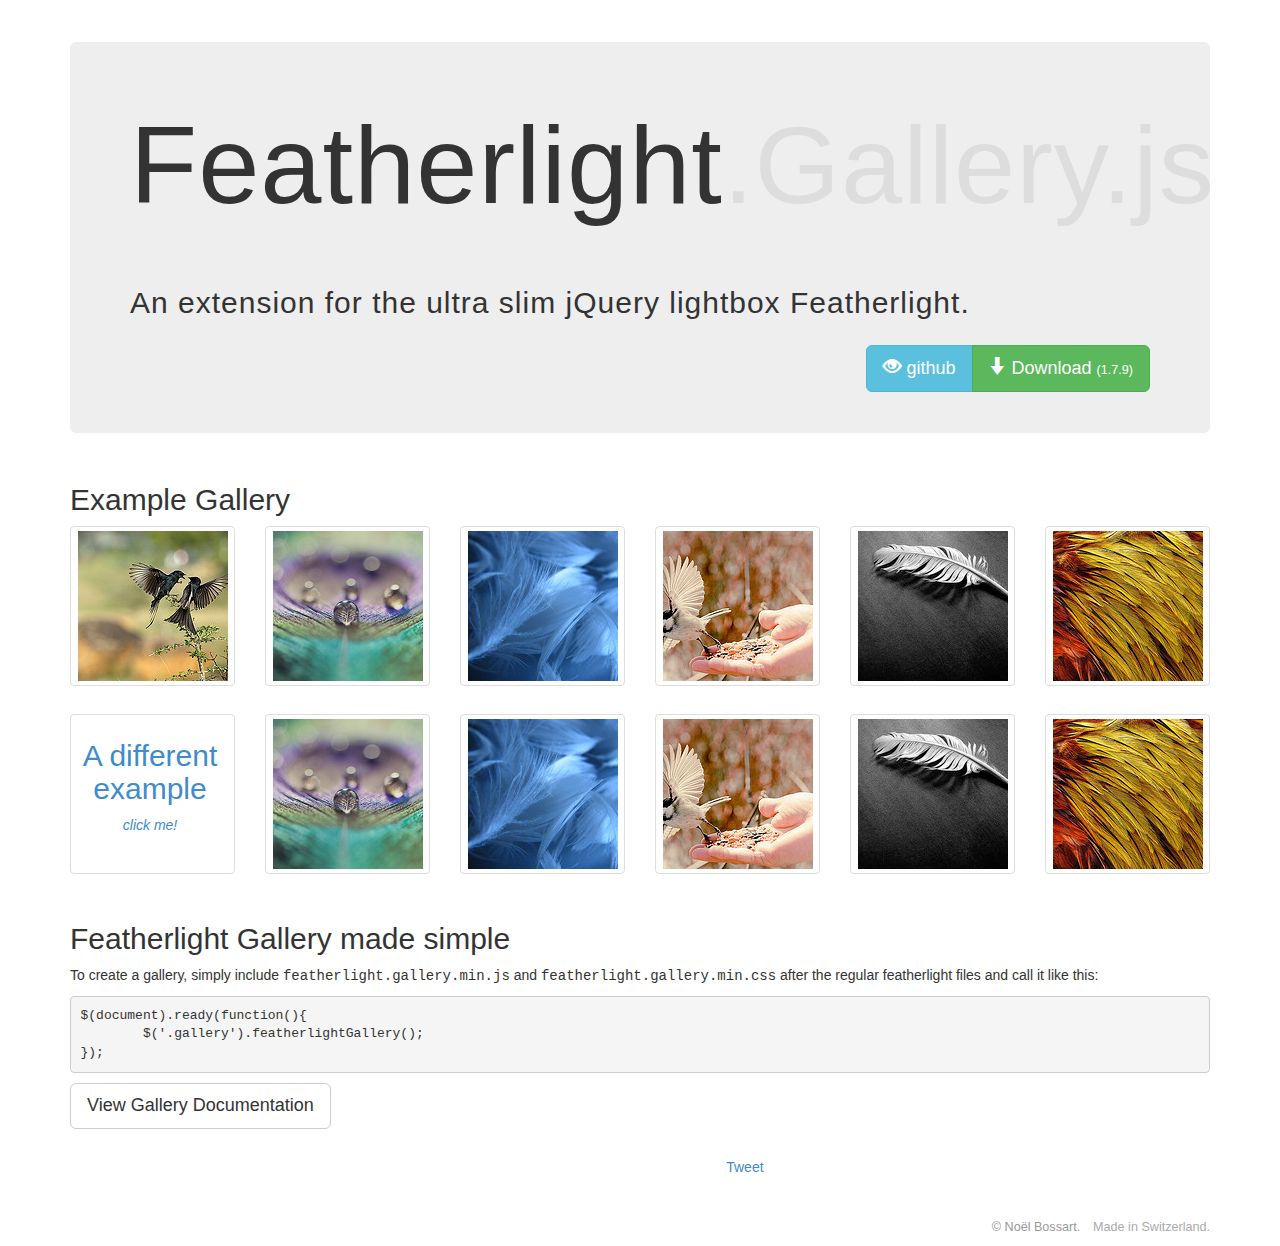
<file: featherlight-1.7.9/src/gallery.html>
<!DOCTYPE html>
<html>
	<head>
		<meta http-equiv="content-type" content="text/html; charset=UTF-8" />
		<title>Featherlight – The ultra slim jQuery lightbox.</title>
		<link href="../assets/stylesheets/bootstrap.min.css" rel="stylesheet" />
		<link type="text/css" rel="stylesheet" href="featherlight.css" />
		<link type="text/css" rel="stylesheet" href="featherlight.gallery.css" />
		<style type="text/css">
			@media all {
				.lightbox { display: none; }
				.fl-page h1,
				.fl-page h3,
				.fl-page h4 {
					font-family: 'HelveticaNeue-UltraLight', 'Helvetica Neue UltraLight', 'Helvetica Neue', Arial, Helvetica, sans-serif;
					font-weight: 100;
					letter-spacing: 1px;
				}
				.fl-page h1 { font-size: 110px; margin-bottom: 0.5em; }
				.fl-page h1 i { font-style: normal; color: #ddd; }
				.fl-page h1 span { font-size: 30px; color: #333;}
				.fl-page h3 { text-align: right; }
				.fl-page h3 { font-size: 15px; }
				.fl-page h4 { font-size: 2em; }
				.fl-page .jumbotron { margin-top: 2em; }
				.fl-page .btn-download { float: right; margin-top: -40px; }
				.fl-page .btn-default { vertical-align: bottom; }

				.fl-page .row { margin-top: 2em;}

				.fl-page .btn-lg span { font-size: 0.7em; }
				.fl-page .footer { margin-top: 3em; color: #aaa; font-size: 0.9em;}
				.fl-page .footer a { color: #999; text-decoration: none; margin-right: 0.75em;}
				.fl-page .github { margin: 2em 0; }
				.fl-page .github a { vertical-align: top; }

				/* customized gallery */

				.featherlight-gallery2 {
					background: rgba(100,100,100,0.5);
				}
				.featherlight-gallery2 .featherlight-content {
					background: #000;
				}
				.featherlight-gallery2 .featherlight-next:hover,
				.featherlight-gallery2 .featherlight-previous:hover {
					background: rgba(0,0,0,0.5);
				}
				.featherlight-gallery2 .featherlight-next:hover span,
				.featherlight-gallery2 .featherlight-previous:hover span {
					font-size: 25px;
					line-height: 25px;
					margin-top: -12.5px;
					color: #fff;
				}
				.featherlight-gallery2  .featherlight-close {
					background: transparent;
					color: #fff;
					font-size: 1.2em;
				}
				.featherlight-gallery2.featherlight-last-slide .featherlight-next,
				.featherlight-gallery2.featherlight-first-slide .featherlight-previous {
					display: none;
				}

				/* text slide */
				.thumbnail a { text-decoration: none; }
				.blurb {
					display: inline-block;
					width: 150px;
					height: 150px;
				}
				.blurb h2 { text-align: center;}
				.blurb .detail { display: none;}
				.blurb .teaser {
					font-style: italic;
					text-align: center;
				}
				.featherlight .blurb {
					display: inline-block;
					width: 500px;
					height: 300px;
					color: #99f;
				}
				.featherlight .blurb .detail {
					color: #ddf;
					font-size: large;
					display: inherit;
				}
				.featherlight .blurb .teaser { display: none;}

			}
			@media(max-width: 768px){
				.fl-page h1 span { display: block; }
				.fl-page .btn-download { float: none; margin-bottom: 1em; }
			}
		</style>
	</head>
	<body class="fl-page">
		<div class="container">
			<div class="jumbotron">
				<h1>Featherlight<i>.Gallery.js</i>
					<br/><span> An extension for the ultra slim jQuery lightbox Featherlight.</span></h1>
				<div class="btn-group btn-download">
					<a class="btn btn-lg btn-info" href="https://github.com/noelboss/featherlight/">
						<i class="glyphicon glyphicon-eye-open"></i>
						github
					</a>
					<a class="btn btn-lg btn-success" href="https://github.com/noelboss/featherlight/archive/master.zip">
						<i class="glyphicon glyphicon-arrow-down"></i>
						Download <span>(1.7.9)</span>
					</a>
				</div>
			</div>


			<div class="row">
				<div class="col-lg-12">
					<h2>Example Gallery</h2>
				</div>
				<div class="col-lg-2">
					<a class="thumbnail gallery" href="../assets/images/two_birds.jpg"><img src="../assets/images/two_birds.thumb.jpg" /></a>
				</div>
				<div class="col-lg-2">
					<a class="thumbnail gallery" href="../assets/images/droplets.jpg"><img src="../assets/images/droplets.thumb.jpg" /></a>
				</div>
				<div class="col-lg-2">
					<a class="thumbnail gallery" href="../assets/images/blue.jpg"><img src="../assets/images/blue.thumb.jpg" /></a>
				</div>
				<div class="col-lg-2">
					<a class="thumbnail gallery" href="../assets/images/feed.jpg"><img src="../assets/images/feed.thumb.jpg" /></a>
				</div>
				<div class="col-lg-2">
					<a class="thumbnail gallery" href="../assets/images/black.jpg"><img src="../assets/images/black.thumb.jpg" /></a>
				</div>
				<div class="col-lg-2">
					<a class="thumbnail gallery" href="../assets/images/red_and_yellow.jpg"><img src="../assets/images/red_and_yellow.thumb.jpg" /></a>
				</div>
			</div>

			<div class="row">
				<div class="col-lg-2">
					<a class="thumbnail gallery2" href=".blurb">
						<div class="blurb">
							<h2>A different example</h2>
							<p class="teaser">click me!</p>
							<span class="detail">
								<p>Featherlight Gallery inherit all the goodies of Featherlight.</p>
								<p>In particular, the different content filters are available and a gallery can have mixed content. For example, this slide that is not an image.</p>
								<p>This gallery also demonstrates the use of a css variant.</p>
						</div>
					</a>
				</div>
				<div class="col-lg-2">
					<a class="thumbnail gallery2" href="../assets/images/droplets.jpg"><img src="../assets/images/droplets.thumb.jpg" /></a>
				</div>
				<div class="col-lg-2">
					<a class="thumbnail gallery2" href="../assets/images/blue.jpg"><img src="../assets/images/blue.thumb.jpg" /></a>
				</div>
				<div class="col-lg-2">
					<a class="thumbnail gallery2" href="../assets/images/feed.jpg"><img src="../assets/images/feed.thumb.jpg" /></a>
				</div>
				<div class="col-lg-2">
					<a class="thumbnail gallery2" href="../assets/images/black.jpg"><img src="../assets/images/black.thumb.jpg" /></a>
				</div>
				<div class="col-lg-2">
					<a class="thumbnail gallery2" href="../assets/images/red_and_yellow.jpg"><img src="../assets/images/red_and_yellow.thumb.jpg" /></a>
				</div>
			</div>

			<div class="row">
				<div class="col-lg-12">
					<h2>Featherlight Gallery made simple</h2>
					<p>To create a gallery, simply include <kbd>featherlight.gallery.min.js</kbd> and <kbd>featherlight.gallery.min.css</kbd> after the regular featherlight files and
						call it like this:
					</p>
					<p>
						<pre>$(document).ready(function(){
	$('.gallery').featherlightGallery();
});</pre>
					</p>

					<a class="doc btn btn-lg btn-default" href="https://github.com/noelboss/featherlight/#featherlight-gallery">
						View Gallery Documentation
					</a>
				</div>
			</div>

			<div class="row github text-center">
				<iframe class="github-btn" src="http://ghbtns.com/github-btn.html?user=noelboss&amp;repo=Featherlight&amp;type=watch&amp;count=true" allowtransparency="true" frameborder="0" scrolling="0" width="100px" height="20px"></iframe>
				<iframe class="github-btn" src="http://ghbtns.com/github-btn.html?user=noelboss&amp;repo=Featherlight&amp;type=fork&amp;count=true" allowtransparency="true" frameborder="0" scrolling="0" width="102px" height="20px"></iframe>
				<a href="https://twitter.com/share" class="twitter-share-button" data-via="noelboss" data-related="featherlight" data-dnt="true">Tweet</a>
				<script>!function(d,s,id){var js,fjs=d.getElementsByTagName(s)[0],p=/^http:/.test(d.location)?'http':'https';if(!d.getElementById(id)){js=d.createElement(s);js.id=id;js.src=p+'://platform.twitter.com/widgets.js';fjs.parentNode.insertBefore(js,fjs);}}(document, 'script', 'twitter-wjs');</script>
			</div>

			<div class="footer text-right">
				<p><a href="//noelboss.com">&copy; Noël Bossart.</a> Made in Switzerland.</p>
			</div>
		</div>

		<script src="../assets/javascripts/jquery-1.7.0.min.js"></script>
		<script src="featherlight.js" type="text/javascript" charset="utf-8"></script>
		<script src="featherlight.gallery.js" type="text/javascript" charset="utf-8"></script>

		<script>
			$(document).ready(function(){
				$('.gallery').featherlightGallery({
					gallery: {
						fadeIn: 300,
						fadeOut: 300
					},
					openSpeed:    300,
					closeSpeed:   300
				});
				$('.gallery2').featherlightGallery({
					gallery: {
						next: 'next »',
						previous: '« previous'
					},
					variant: 'featherlight-gallery2'
				});
			});

			(function(i,s,o,g,r,a,m){i['GoogleAnalyticsObject']=r;i[r]=i[r]||function(){
			(i[r].q=i[r].q||[]).push(arguments)},i[r].l=1*new Date();a=s.createElement(o),
			m=s.getElementsByTagName(o)[0];a.async=1;a.src=g;m.parentNode.insertBefore(a,m)
			})(window,document,'script','//stats.g.doubleclick.net/dc.js','ga');

			ga('create', 'UA-5342062-6', 'noelboss.github.io');
			ga('send', 'pageview');
		</script>
	</body>
</html>
</file>
<file: style.css>
/* Move down content because we have a fixed navbar that is 50px tall */
body {
	padding-top: 50px;
	padding-bottom: 20px;
	font-family: 'Mada', sans-serif;
/*	background: url("Images/introrain.svg");
	background-position: center;
	background-size: stretch;*/
}

h1,h2,h3,h4,h5,h6 {
/*	font-family: 'Work Sans', sans-serif;*/
	font-family: 'Crimson Text', serif;
}

a:link,a:visited,a:active {
	color: blue;
	text-decoration: none;
}

a:hover {
	background-color: yellow;
}

/*BUTTONS*/

.btn {
	border-style: none;
}

/*TYPOGRAPHY*/

p {
	font-weight: 400;
/*	font-size: 16px;*/
}

/*MENU BAR STUFF*/

.navbar {
	background-color: white;
	border-color: transparent;
	transition: all 0.5s ease;
/*	min-height: 100px;*/
}

.navbar:hover {
/*	background: #ffeed9;*/
}

.navbar-default .navbar-nav>.active>a, .navbar-default .navbar-nav>.active>a:focus, .navbar-default .navbar-nav>.active>a:hover {
/*    border-style: solid;
    border-width: 4px 0 0 0;
    border-color: blue;*/
    color: #333;
    background: none;
    background-blend-mode: multiply;
}

.navbar-default .navbar-nav>li>a {
    color: #AAA;
}

.navbar-nav>.active>a:before {
    content:"";
    position: absolute;
	margin-left: auto;
	margin-right: auto;
	left: 0;
	right: 0;
    top: 0px;
    width: 0px;
    height: 0px;
    border-style: solid;
    border-width: 10px 10px 10px 10px;
/*    border-color: #FFDEB5 transparent transparent transparent;*/
    border-color: blue transparent transparent transparent;
    z-index:9999;
}

.jumbotron {
	/*background:url([data-uri]);*/
	/*background:url([data-uri]);*/
	/*padding: 100px 0 100px 0;	*/
	position: static;
/*	overflow: visible;*/
/*	display: block;*/
/*	height: 500px;*/
	background: none;
}

.jumbocontainer {
	padding-top: 4em;
/*	background: url("Images/cover2.jpg");*/
	background-position: center;
	height: 30em;
/*	background: url("Images/introrain.svg");*/
	background-size: cover;
}

@media (min-width: 768px) {
	.jumbotron p {
		font-size: 20px;
	}
}

@media (max-width: 767px) {
	.jumbotron p {
		font-size: 16px;
	}
}

/*.jumbotron p {
	font-weight: 600;
}*/

h1.jumboheadline {
/*	font-weight: 600;*/
	font-size: 60px;
	margin-bottom: .5em;
}

p.jumbointro {
	margin-bottom: 0em;
	font-weight: 400;
	line-height: 1.7em;
}

/*p.jumbotext {
	font-weight: 800;
}*/

.linetop {
	border-width: 1px 0 0 0;
	border-color: gray;
	border-style: solid;
}

.padded-multi-line {
	display: inline-block;
/*	background: white;
	box-shadow: 5px 0px 0px white, -5px 0px 0px white;*/
}

img.portrait {
	margin-top: -30px;
	max-width: 40%;
	/*border-color: white;
	border-style: solid;
	border-width: 120px;*/
	/*background-size: 600px;*/
	/*background: url("Images/Victor-bw.png");*/
	/*background: url("Images/DSC01836.JPG");*/
	/*background-size: contain;*/
	/*background-position: center top;*/
	background-repeat: no-repeat;
	/*mix-blend-mode: hard-light;*/
/*	margin: auto;*/
	position: absolute;
	/*overflow: visible;*/
	display: block;
	z-index:-1;
}

/*TITLE STUFF*/

.container>h1, .container>p {
/*	margin-left: 5%;
	margin-right: 5%;*/
}

/*IMAGE HANDLING*/
img.thumbnail {
	width: 100%;
	border: none;
	margin-bottom: 30px;
}

hr.special {
	width: 100%;
}

hr {
	border-top: 1px dotted #8c8b8b;
}


/*BACKGROUND*/

.introrain {
	width: 100%;
	height: 100%;
	position: fixed;
	top: 0;
	left: 0;
/*	background: url("Images/introrain.svg") #ffeed9;*/
	/*background: #fff;*/
	background-blend-mode: none;
	background-size: cover;
	z-index: -1;
	opacity: 1;
}

@keyframes hueshift {
  0% {
    background: blue;
  }
  50% {
    fill: blue;
  }
  100%{
  	background-color: yellow;
  }
}

@keyframes fade {
  0%, 100% {
    opacity: 50;
  }
  
  50% {
    opacity: 0;
  }

  100% {
  	opacity: 50;
  }
}

div.pulse {
	display: none;
	color: #ffb37c;
  	position:absolute;
  	font-size: 60px;
  	transform: translate(-150px,00px) rotate(-30deg);
  	z-index: -1;
  	animation-name: rotate;
    animation-duration: 1.5s;
    animation-iteration-count: infinite;
}

@keyframes rotate {
  from {
    transform: rotate(0deg);
  }
  to {
    transform: rotate(360deg);
  }
}

/*SPACING*/

.container {
	padding-bottom: 8em;
}

/*span.pulse {
    font-style: normal;
    transform-origin: 2px 2px;
    animation: rotate 1.5s infinite linear;
    display: inline-block;
    color: red;
}*/
</file>
<file: featherlight-1.7.9/release/featherlight.min.css>
/**
 * Featherlight - ultra slim jQuery lightbox
 * Version 1.7.9 - http://noelboss.github.io/featherlight/
 *
 * Copyright 2017, Noël Raoul Bossart (http://www.noelboss.com)
 * MIT Licensed.
**/
@media all{html.with-featherlight{overflow:hidden}.featherlight{display:none;position:fixed;top:0;right:0;bottom:0;left:0;z-index:2147483647;text-align:center;white-space:nowrap;cursor:pointer;background:#333;background:rgba(0,0,0,0)}.featherlight:last-of-type{background:rgba(0,0,0,.8)}.featherlight:before{content:'';display:inline-block;height:100%;vertical-align:middle}.featherlight .featherlight-content{position:relative;text-align:left;vertical-align:middle;display:inline-block;overflow:auto;padding:25px 25px 0;border-bottom:25px solid transparent;margin-left:5%;margin-right:5%;max-height:95%;background:#fff;cursor:auto;white-space:normal}.featherlight .featherlight-inner{display:block}.featherlight link.featherlight-inner,.featherlight script.featherlight-inner,.featherlight style.featherlight-inner{display:none}.featherlight .featherlight-close-icon{position:absolute;z-index:9999;top:0;right:0;line-height:25px;width:25px;cursor:pointer;text-align:center;font-family:Arial,sans-serif;background:#fff;background:rgba(255,255,255,.3);color:#000;border:0;padding:0}.featherlight .featherlight-close-icon::-moz-focus-inner{border:0;padding:0}.featherlight .featherlight-image{width:100%}.featherlight-iframe .featherlight-content{border-bottom:0;padding:0;-webkit-overflow-scrolling:touch;overflow-y:scroll}.featherlight iframe{border:0}.featherlight *{-webkit-box-sizing:border-box;-moz-box-sizing:border-box;box-sizing:border-box}}@media only screen and (max-width:1024px){.featherlight .featherlight-content{margin-left:0;margin-right:0;max-height:98%;padding:10px 10px 0;border-bottom:10px solid transparent}}@media print{@page{size:landscape}html.with-featherlight>*>:not(.featherlight){display:none}}
</file>
<file: featherlight-1.7.9/src/featherlight.css>
/**
 * Featherlight – ultra slim jQuery lightbox
 * Version 1.7.9 - http://noelboss.github.io/featherlight/
 *
 * Copyright 2017, Noël Raoul Bossart (http://www.noelboss.com)
 * MIT Licensed.
**/
@media all {
	html.with-featherlight {
		/* disable global scrolling when featherlights are visible */
/*		overflow: hidden;*/
	}

	.featherlight {
		display: none;

		/* dimensions: spanning the background from edge to edge */
		position:fixed;
		top: 0; right: 0; bottom: 0; left: 0;
		z-index: 2147483647; /* z-index needs to be >= elements on the site. */

		/* position: centering content */
		text-align: center;

		/* insures that the ::before pseudo element doesn't force wrap with fixed width content; */
		white-space: nowrap;

		/* styling */
		cursor: pointer;
		background: #333;
		/* IE8 "hack" for nested featherlights */
		background: rgba(0, 0, 0, 0);
	}

	/* support for nested featherlights. Does not work in IE8 (use JS to fix) */
	.featherlight:last-of-type {
		background: rgba(0, 0, 0, 0.8);
	}

	.featherlight:before {
		/* position: trick to center content vertically */
		content: '';
		display: inline-block;
		height: 100%;
		vertical-align: middle;
	}

	.featherlight .featherlight-content {
		/* make content container for positioned elements (close button) */
		position: relative;

		/* position: centering vertical and horizontal */
		text-align: left;
		vertical-align: middle;
		display: inline-block;

		/* dimensions: cut off images */
		overflow: auto;
		padding: 25px 25px 0;
		border-bottom: 25px solid transparent;

		/* dimensions: handling large content */
		margin-left: 5%;
		margin-right: 5%;
		max-height: 95%;

		/* styling */
		background: #fff;
		cursor: auto;

		/* reset white-space wrapping */
		white-space: normal;
	}

	/* contains the content */
	.featherlight .featherlight-inner {
		/* make sure its visible */
		display: block;
	}

	/* don't show these though */
	.featherlight script.featherlight-inner,
	.featherlight link.featherlight-inner,
	.featherlight style.featherlight-inner {
		display: none;
	}

	.featherlight .featherlight-close-icon {
		/* position: centering vertical and horizontal */
		position: absolute;
		z-index: 9999;
		top: 0;
		right: 0;

		/* dimensions: 25px x 25px */
		line-height: 25px;
		width: 25px;

		/* styling */
		cursor: pointer;
		text-align: center;
		font-family: Arial, sans-serif;
		background: #fff; /* Set the background in case it overlaps the content */
		background: rgba(255, 255, 255, 0.3);
		color: #000;
		border: none;
		padding: 0;
	}

	/* See http://stackoverflow.com/questions/16077341/how-to-reset-all-default-styles-of-the-html5-button-element */
	.featherlight .featherlight-close-icon::-moz-focus-inner {
		border: 0;
		padding: 0;
	}

	.featherlight .featherlight-image {
		/* styling */
		width: 100%;
	}


	.featherlight-iframe .featherlight-content {
		/* removed the border for image croping since iframe is edge to edge */
		border-bottom: 0;
		padding: 0;
		-webkit-overflow-scrolling: touch;
		overflow-y: scroll;
	}

	.featherlight iframe {
		/* styling */
		border: none;
	}

	.featherlight * { /* See https://github.com/noelboss/featherlight/issues/42 */
		-webkit-box-sizing: border-box;
		-moz-box-sizing: border-box;
		box-sizing: border-box;
	}
}

/* handling phones and small screens */
@media only screen and (max-width: 1024px) {
	.featherlight .featherlight-content {
		/* dimensions: maximize lightbox with for small screens */
		margin-left: 0;
		margin-right: 0;
		max-height: 98%;

		padding: 10px 10px 0;
		border-bottom: 10px solid transparent;
	}
}

/* hide non featherlight items when printing */
@media print {
	@page {size: landscape}

	html.with-featherlight > * > :not(.featherlight) {
		display: none;
	}
}
</file>
<file: featherlight-1.7.9/release/featherlight.gallery.min.css>
/**
 * Featherlight Gallery – an extension for the ultra slim jQuery lightbox
 * Version 1.7.9 - http://noelboss.github.io/featherlight/
 *
 * Copyright 2017, Noël Raoul Bossart (http://www.noelboss.com)
 * MIT Licensed.
**/
@media all{.featherlight-next,.featherlight-previous{display:block;position:absolute;top:25px;right:25px;bottom:0;left:80%;cursor:pointer;-webkit-touch-callout:none;-webkit-user-select:none;-khtml-user-select:none;-moz-user-select:none;-ms-user-select:none;user-select:none;background:rgba(0,0,0,0)}.featherlight-previous{left:25px;right:80%}.featherlight-next:hover,.featherlight-previous:hover{background:rgba(255,255,255,.25)}.featherlight-next span,.featherlight-previous span{display:none;position:absolute;top:50%;left:5%;width:82%;text-align:center;font-size:80px;line-height:80px;margin-top:-40px;text-shadow:0 0 5px #fff;color:#fff;font-style:normal;font-weight:400}.featherlight-next span{right:5%;left:auto}.featherlight-next:hover span,.featherlight-previous:hover span{display:inline-block}.featherlight-first-slide.featherlight-last-slide .featherlight-next,.featherlight-first-slide.featherlight-last-slide .featherlight-previous,.featherlight-loading .featherlight-next,.featherlight-loading .featherlight-previous,.featherlight-swipe-aware .featherlight-next,.featherlight-swipe-aware .featherlight-previous{display:none}}@media only screen and (max-device-width:1024px){.featherlight-next:hover,.featherlight-previous:hover{background:0 0}.featherlight-next span,.featherlight-previous span{display:block}}@media only screen and (max-width:1024px){.featherlight-next,.featherlight-previous{top:10px;right:10px;left:85%}.featherlight-previous{left:10px;right:85%}.featherlight-next span,.featherlight-previous span{margin-top:-30px;font-size:40px}}
</file>
<file: featherlight-1.7.9/src/featherlight.gallery.css>
/**
 * Featherlight Gallery – an extension for the ultra slim jQuery lightbox
 * Version 1.7.9 - http://noelboss.github.io/featherlight/
 *
 * Copyright 2017, Noël Raoul Bossart (http://www.noelboss.com)
 * MIT Licensed.
**/
@media all {
	.featherlight-next,
	.featherlight-previous {
		display: block;
		position: absolute;
		top: 25px;
		right: 25px;
		bottom: 0;
		left: 80%;
		cursor: pointer;
		/* preventing text selection */
		-webkit-touch-callout: none;
		-webkit-user-select: none;
		-khtml-user-select: none;
		-moz-user-select: none;
		-ms-user-select: none;
		user-select: none;
		/* IE9 hack, otherwise navigation doesn't appear */
		background: rgba(0,0,0,0);
	}

	.featherlight-previous {
		left: 25px;
		right: 80%;
	}

	.featherlight-next:hover,
	.featherlight-previous:hover {
		background: rgba(255,255,255,0.25);
	}


	.featherlight-next span,
	.featherlight-previous span {
		display: none;
		position: absolute;

		top: 50%;
		left: 5%;
		width: 82%;

		/* center horizontally */
		text-align: center;

		font-size: 80px;
		line-height: 80px;

		/* center vertically */
		margin-top: -40px;

		text-shadow: 0px 0px 5px #fff;
		color: #fff;
		font-style: normal;
		font-weight: normal;
	}
	.featherlight-next span {
		right: 5%;
		left: auto;
	}


	.featherlight-next:hover span,
	.featherlight-previous:hover span {
		display: inline-block;
	}

	.featherlight-swipe-aware .featherlight-next,
	.featherlight-swipe-aware .featherlight-previous {
		display: none;
	}

	/* Hide navigation while loading */
	.featherlight-loading .featherlight-previous, .featherlight-loading .featherlight-next {
		display:none;
	}

	/* Hide navigation in case of single image */
	.featherlight-first-slide.featherlight-last-slide .featherlight-previous,
	.featherlight-first-slide.featherlight-last-slide .featherlight-next {
		display:none;
	}
}

/* Always display arrows on touch devices */
@media only screen and (max-device-width: 1024px){
	.featherlight-next:hover,
	.featherlight-previous:hover {
		background: none;
	}
	.featherlight-next span,
	.featherlight-previous span {
		display: block;
	}
}

/* handling phones and small screens */
@media only screen and (max-width: 1024px) {
	.featherlight-next,
	.featherlight-previous {
		top: 10px;
		right: 10px;
		left: 85%;
	}

	.featherlight-previous {
		left: 10px;
		right: 85%;
	}

	.featherlight-next span,
	.featherlight-previous span {
		margin-top: -30px;
		font-size: 40px;
	}
}
</file>
